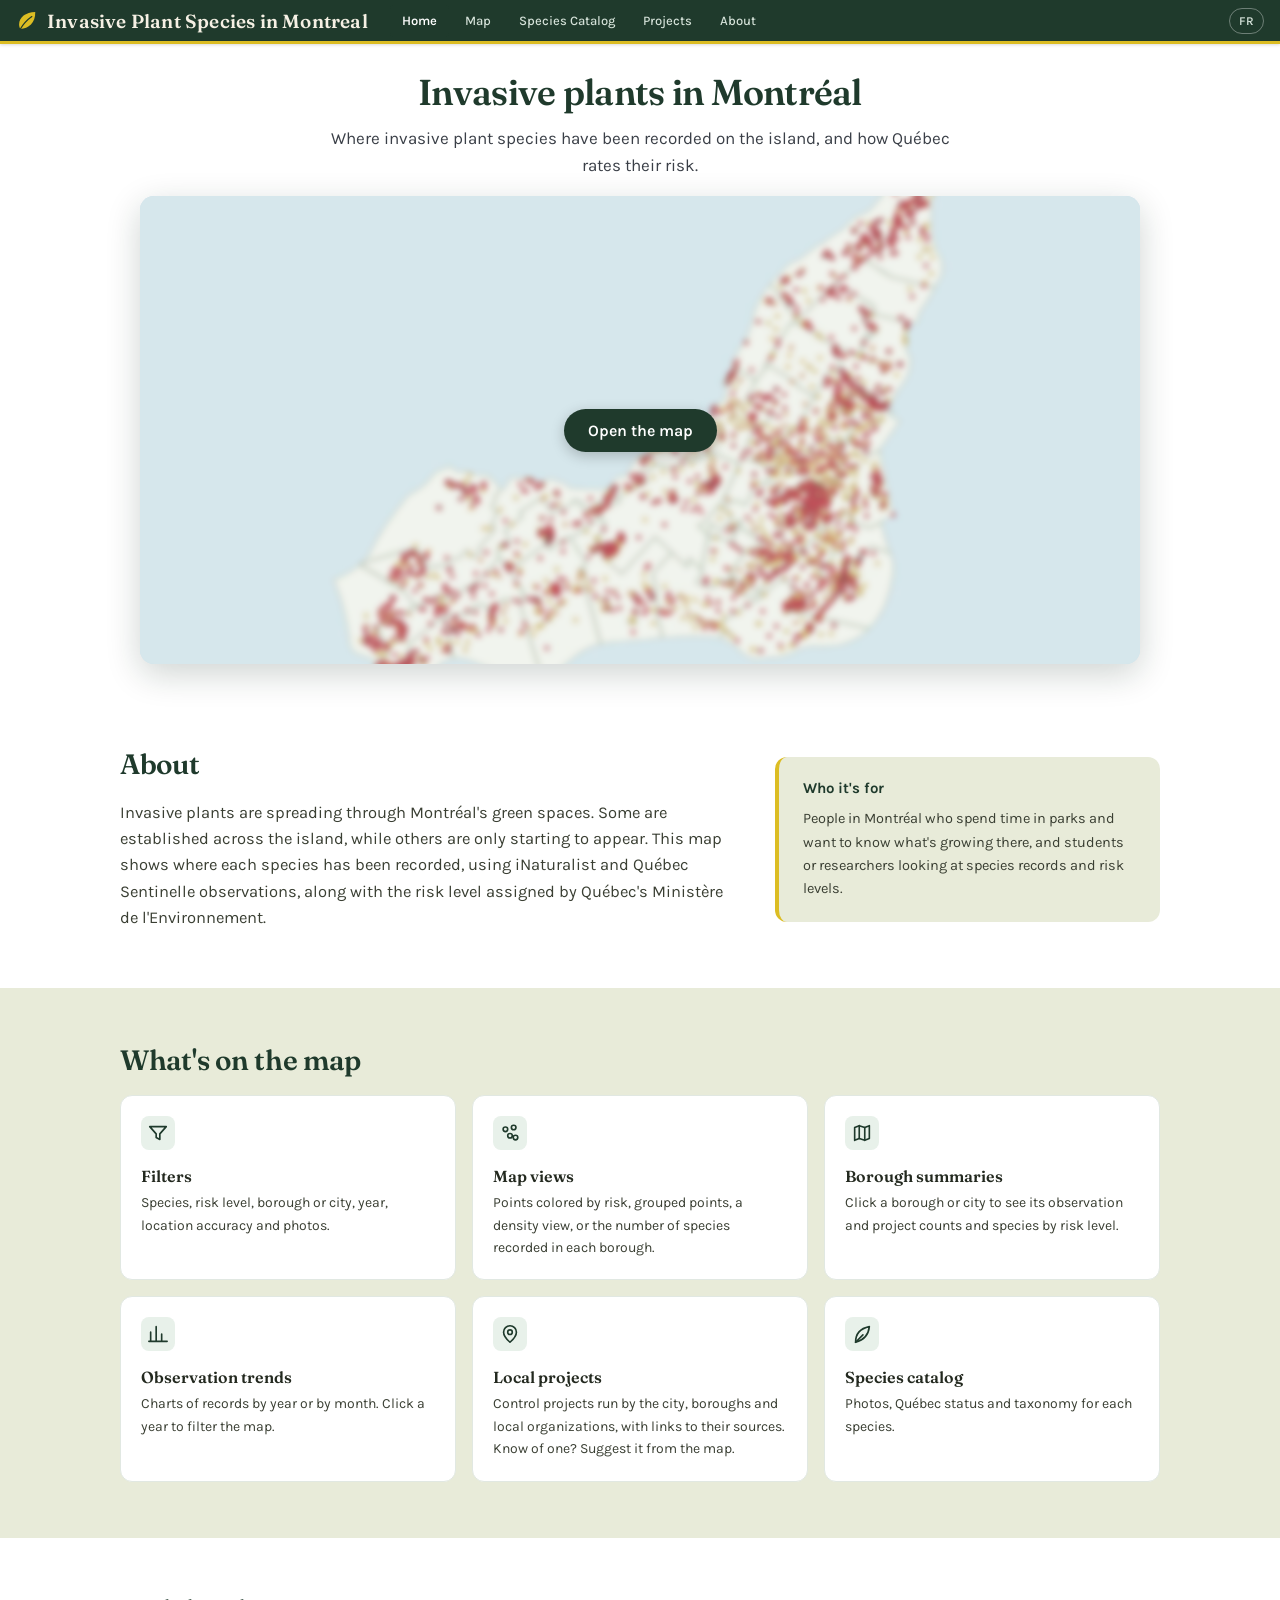
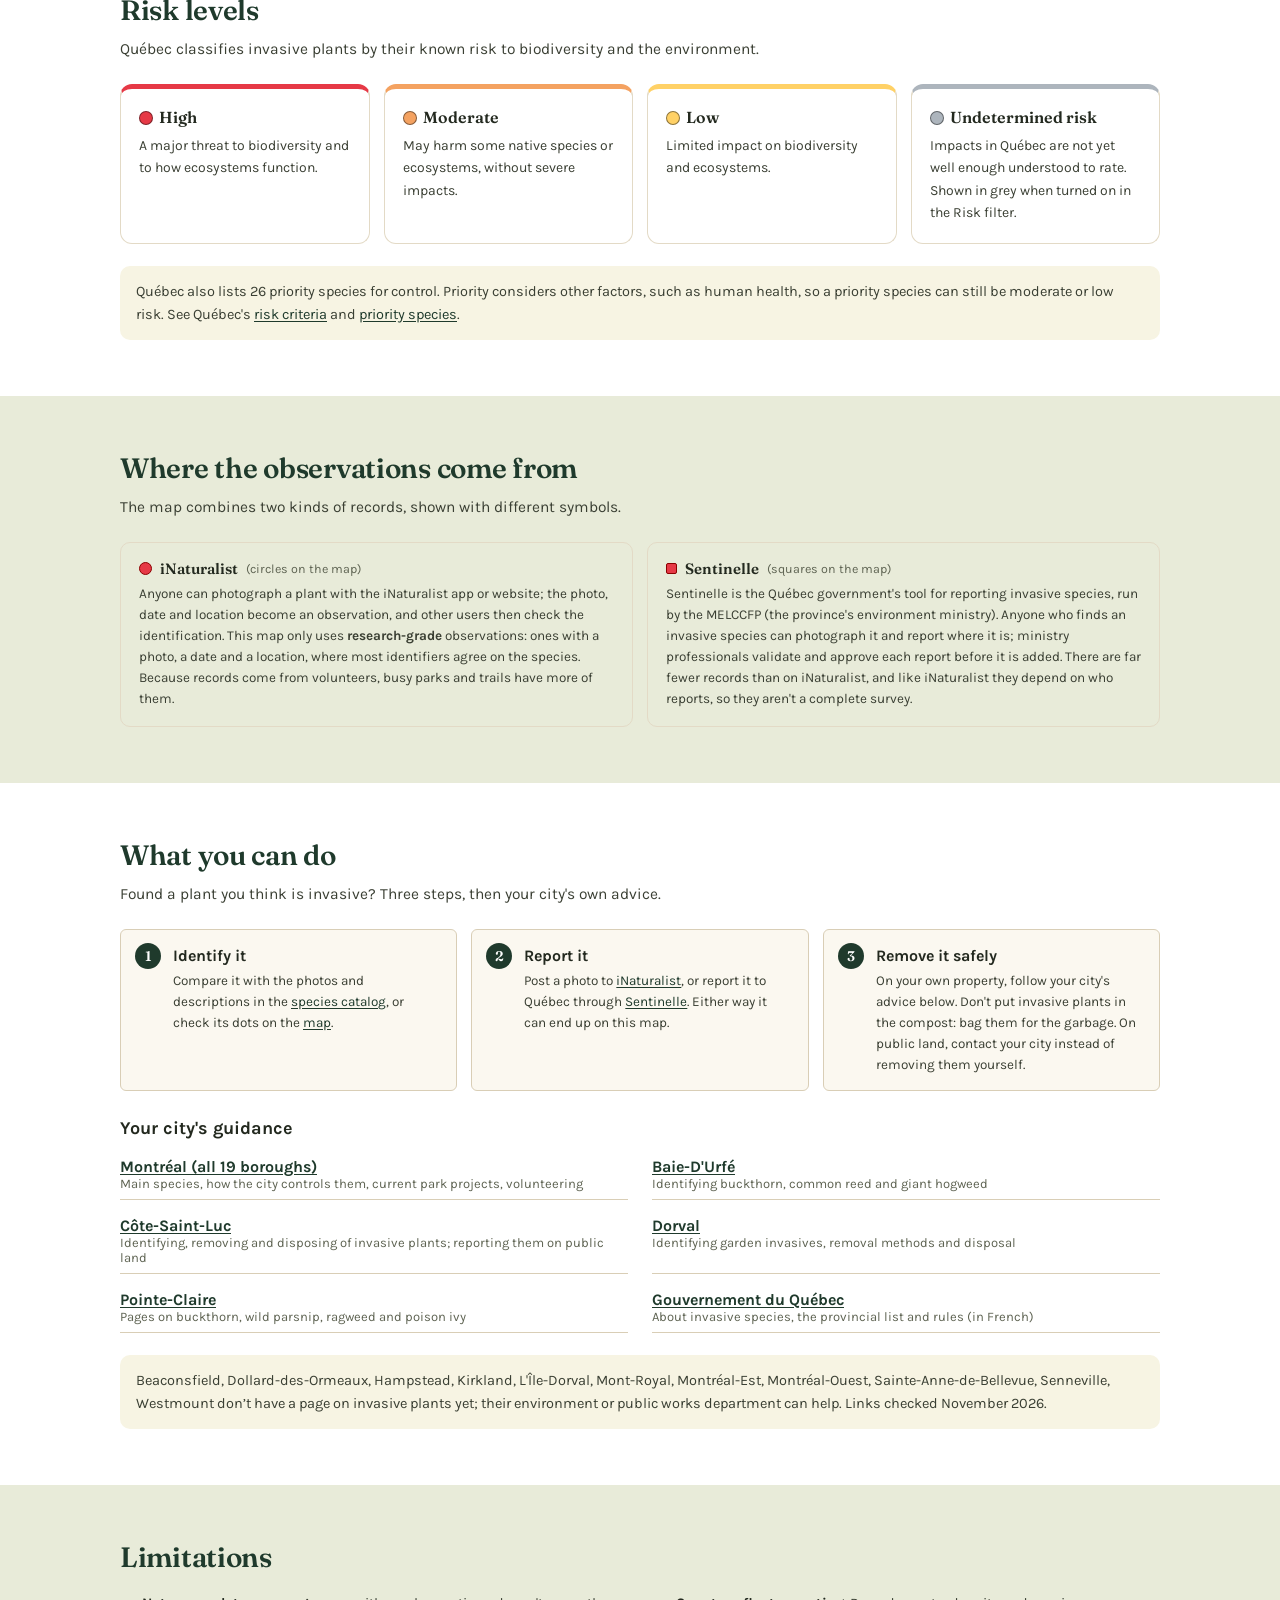
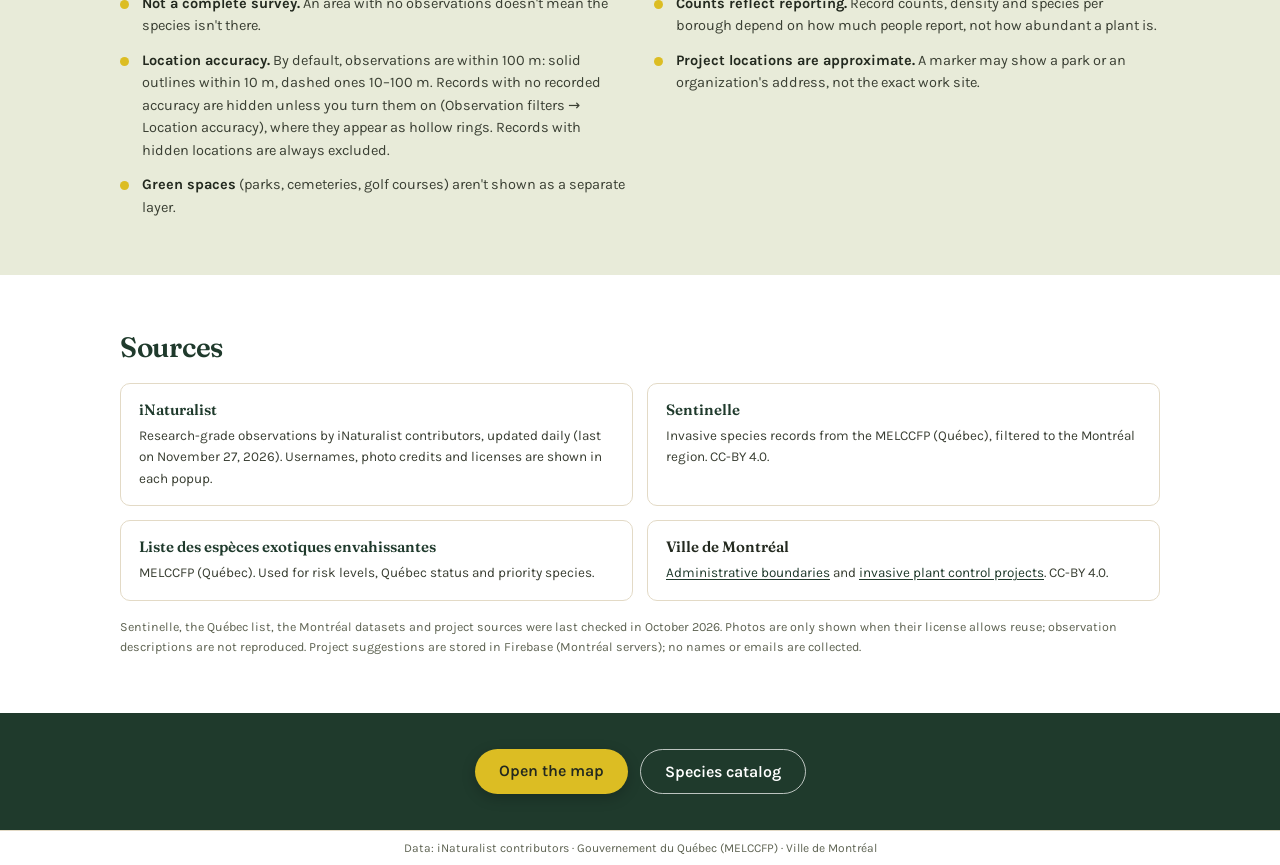
<file: index.html>
<!doctype html>
<html lang="en">
<head>
  <meta charset="utf-8" />
  <title>Invasive Plant Species in Montréal</title>
  <meta name="viewport" content="width=device-width, initial-scale=1" />
  <link rel="icon" type="image/svg+xml" href="site/favicon.svg" />
  <meta name="description" content="An interactive map of invasive plant observations in Montréal, with Québec risk levels, local control projects and a species catalog." />
  <script>
    // Old links went straight to the map (e.g. ./?species=...). Send them there.
    if (/[?&]species=/.test(location.search)) location.replace('map.html' + location.search + location.hash);
  </script>
  <link rel="preconnect" href="https://fonts.googleapis.com" />
  <link rel="preconnect" href="https://fonts.gstatic.com" crossorigin />
  <link rel="stylesheet" href="https://fonts.googleapis.com/css2?family=Fraunces:ital,opsz,wght@0,9..144,400;0,9..144,600;1,9..144,400;1,9..144,500&family=Karla:wght@400;500;700&display=swap" />
  <link rel="stylesheet" href="site/style.css?v=76" />
</head>
<body class="home-page">

  <!-- ============================================================
       1. TOP NAVIGATION
       ============================================================ -->
  <nav class="topnav">
    <a href="./" class="topnav-brand">Invasive Plant Species in Montreal</a>
    <a href="./" class="topnav-link active">Home</a>
    <a href="map.html" class="topnav-link">Map</a>
    <a href="site/species.html" class="topnav-link">Species Catalog</a>
    <a href="site/projects.html" class="topnav-link">Projects</a>
    <a href="#about" class="topnav-link">About</a>
    <button type="button" class="topnav-lang" lang="fr" aria-disabled="true" aria-label="Français">FR</button>
  </nav>

  <main class="home-main">

    <!-- ============================================================
         2. HERO — title, one line, map preview
         ============================================================ -->
    <header class="home-hero">
      <h1>Invasive plants in Montréal</h1>
      <p class="home-tagline">
        Where invasive plant species have been recorded on the island, and how Québec rates their risk.
      </p>
    </header>

    <a class="home-preview" href="map.html" aria-label="Open the map">
      <img src="site/img/map-preview.jpg" alt="" width="1600" height="900" />
      <span class="home-preview-cta">
        <span class="home-preview-btn">Open the map</span>
      </span>
    </a>
  </main>

  <!-- ============================================================
       3. ABOUT
       ============================================================ -->
  <section id="about" class="home-section">
    <div class="home-wrap home-intro">
      <div>
        <h2>About</h2>
        <p>
          Invasive plants are spreading through Montréal's green spaces. Some are established across
          the island, while others are only starting to appear. This map shows where each species has
          been recorded, using iNaturalist and Québec Sentinelle observations, along with the risk level
          assigned by Québec's Ministère de l'Environnement.
        </p>
      </div>
      <aside class="home-audience">
        <h3>Who it's for</h3>
        <p>
          People in Montréal who spend time in parks and want to know what's growing there,
          and students or researchers looking at species records and risk levels.
        </p>
      </aside>
    </div>
  </section>

  <!-- ============================================================
       4. FEATURES
       ============================================================ -->
  <section class="home-section home-section-alt">
    <div class="home-wrap">
      <h2>What's on the map</h2>
      <div class="home-features">
        <article class="home-feature">
          <svg viewBox="0 0 24 24" aria-hidden="true"><path d="M3 5h18l-7 8v6l-4-2v-4z"/></svg>
          <h3>Filters</h3>
          <p>Species, risk level, borough or city, year, location accuracy and photos.</p>
        </article>
        <article class="home-feature">
          <svg viewBox="0 0 24 24" aria-hidden="true"><circle cx="7" cy="8" r="2.5"/><circle cx="16" cy="6" r="2.5"/><circle cx="12" cy="15" r="2.5"/><circle cx="18" cy="17" r="2.5"/></svg>
          <h3>Map views</h3>
          <p>Points colored by risk, grouped points, a density view, or the number of species recorded in each borough.</p>
        </article>
        <article class="home-feature">
          <svg viewBox="0 0 24 24" aria-hidden="true"><path d="M4 6l5-2 6 2 5-2v14l-5 2-6-2-5 2z"/><path d="M9 4v14M15 6v14"/></svg>
          <h3>Borough summaries</h3>
          <p>Click a borough or city to see its observation and project counts and species by risk level.</p>
        </article>
        <article class="home-feature">
          <svg viewBox="0 0 24 24" aria-hidden="true"><path d="M4 20V10M10 20V4M16 20v-8M22 20H2"/></svg>
          <h3>Observation trends</h3>
          <p>Charts of records by year or by month. Click a year to filter the map.</p>
        </article>
        <a class="home-feature home-feature-link" href="site/projects.html">
          <svg viewBox="0 0 24 24" aria-hidden="true"><path d="M12 21s-7-6.2-7-11a7 7 0 0 1 14 0c0 4.8-7 11-7 11z"/><circle cx="12" cy="10" r="2.5"/></svg>
          <h3>Local projects</h3>
          <p>Control projects run by the city, boroughs and local organizations, with links to their sources. Know of one? Suggest it from the map.</p>
        </a>
        <a class="home-feature home-feature-link" href="site/species.html">
          <svg viewBox="0 0 24 24" aria-hidden="true"><path d="M5 21c0-9 5-15 15-17-1 10-7 15-15 17z"/><path d="M5 21l8-8"/></svg>
          <h3>Species catalog</h3>
          <p>Photos, Québec status and taxonomy for each species.</p>
        </a>
      </div>
    </div>
  </section>

  <!-- ============================================================
       5. RISK LEVELS
       ============================================================ -->
  <section class="home-section">
    <div class="home-wrap">
      <h2>Risk levels</h2>
      <p class="home-section-lede">Québec classifies invasive plants by their known risk to biodiversity and the environment.</p>
      <div class="home-risks">
        <div class="home-risk" style="--risk:var(--risk-high)"><span class="home-risk-dot"></span><h3>High</h3><p>A major threat to biodiversity and to how ecosystems function.</p></div>
        <div class="home-risk" style="--risk:var(--risk-moderate)"><span class="home-risk-dot"></span><h3>Moderate</h3><p>May harm some native species or ecosystems, without severe impacts.</p></div>
        <div class="home-risk" style="--risk:var(--risk-low)"><span class="home-risk-dot"></span><h3>Low</h3><p>Limited impact on biodiversity and ecosystems.</p></div>
        <div class="home-risk" style="--risk:var(--risk-unknown)"><span class="home-risk-dot"></span><h3>Undetermined risk</h3><p>Impacts in Québec are not yet well enough understood to rate. Shown in grey when turned on in the Risk filter.</p></div>
      </div>
      <p class="home-note">
        Québec also lists 26 priority species for control. Priority considers other factors, such as
        human health, so a priority species can still be moderate or low risk. See Québec's
        <a href="https://bibliotheque.cecile-rouleau.gouv.qc.ca/documents/archives/pgq/E5E862_E86_2026.pdf" target="_blank" rel="noopener noreferrer">risk criteria</a>
        and <a href="https://www.quebec.ca/agriculture-environnement-et-ressources-naturelles/faune/gestion-faune-habitats-fauniques/gestion-especes-exotiques-envahissantes/lutter-especes" target="_blank" rel="noopener noreferrer">priority species</a>.
      </p>
    </div>
  </section>

  <!-- ============================================================
       6. WHERE THE OBSERVATIONS COME FROM
       ============================================================ -->
  <section id="observations" class="home-section home-section-alt">
    <div class="home-wrap">
      <h2>Where the observations come from</h2>
      <p class="home-section-lede">The map combines two kinds of records, shown with different symbols.</p>
      <div class="home-sources home-obs-sources">
        <div class="home-source">
          <h3><span class="home-obs-symbol is-circle" aria-hidden="true"></span>iNaturalist <small>(circles on the map)</small></h3>
          <p>
            Anyone can photograph a plant with the iNaturalist app or website; the photo, date and
            location become an observation, and other users then check the identification. This map
            only uses <strong>research-grade</strong> observations: ones with a photo, a date and a
            location, where most identifiers agree on the species. Because records come from
            volunteers, busy parks and trails have more of them.
          </p>
        </div>
        <div class="home-source">
          <h3><span class="home-obs-symbol is-square" aria-hidden="true"></span>Sentinelle <small>(squares on the map)</small></h3>
          <p>
            Sentinelle is the Québec government's tool for reporting invasive species, run by the
            MELCCFP (the province's environment ministry). Anyone who finds an invasive species can
            photograph it and report where it is; ministry professionals validate and approve each
            report before it is added. There are far fewer records than on iNaturalist, and like
            iNaturalist they depend on who reports, so they aren't a complete survey.
          </p>
        </div>
      </div>
    </div>
  </section>

  <!-- ============================================================
       7. WHAT YOU CAN DO
       ============================================================ -->
  <section id="what-you-can-do" class="home-section">
    <div class="home-wrap">
      <h2>What you can do</h2>
      <p class="home-section-lede">Found a plant you think is invasive? Three steps, then your city's own advice.</p>
      <ol class="home-steps">
        <li>
          <h3>Identify it</h3>
          <p>Compare it with the photos and descriptions in the <a href="site/species.html">species catalog</a>, or check its dots on the <a href="map.html">map</a>.</p>
        </li>
        <li>
          <h3>Report it</h3>
          <p>Post a photo to <a href="https://www.inaturalist.org/" target="_blank" rel="noopener">iNaturalist</a>, or report it to Québec through
            <a href="https://www.environnement.gouv.qc.ca/biodiversite/especes-exotiques-envahissantes/sentinelle.htm" target="_blank" rel="noopener">Sentinelle</a>.
            Either way it can end up on this map.</p>
        </li>
        <li>
          <h3>Remove it safely</h3>
          <p>On your own property, follow your city's advice below. Don't put invasive plants in the compost: bag them for the garbage.
            On public land, contact your city instead of removing them yourself.</p>
        </li>
      </ol>
      <h3 class="home-subhead">Your city's guidance</h3>
      <ul class="home-guidance" id="city-guidance-list"></ul>
      <p class="home-note" id="city-guidance-none"></p>
    </div>
  </section>

  <!-- ============================================================
       8. LIMITATIONS
       ============================================================ -->
  <section class="home-section home-section-alt">
    <div class="home-wrap">
      <h2>Limitations</h2>
      <ul class="home-caveats">
        <li><strong>Not a complete survey.</strong> An area with no observations doesn't mean the species isn't there.</li>
        <li><strong>Counts reflect reporting.</strong> Record counts, density and species per borough depend on how much people report, not how abundant a plant is.</li>
        <li><strong>Location accuracy.</strong> By default, observations are within 100 m: solid outlines within 10 m, dashed ones 10–100 m. Records with no recorded accuracy are hidden unless you turn them on (Observation filters → Location accuracy), where they appear as hollow rings. Records with hidden locations are always excluded.</li>
        <li><strong>Project locations are approximate.</strong> A marker may show a park or an organization's address, not the exact work site.</li>
        <li><strong>Green spaces</strong> (parks, cemeteries, golf courses) aren't shown as a separate layer.</li>
      </ul>
    </div>
  </section>

  <!-- ============================================================
       9. SOURCES
       ============================================================ -->
  <section class="home-section">
    <div class="home-wrap">
      <h2>Sources</h2>
      <div class="home-sources">
        <div class="home-source">
          <h3><a href="https://www.inaturalist.org/" target="_blank" rel="noopener">iNaturalist</a></h3>
          <p>Research-grade observations by iNaturalist contributors, updated daily<span id="home-updated"></span>. Usernames, photo credits and licenses are shown in each popup.</p>
        </div>
        <div class="home-source">
          <h3><a href="https://www.donneesquebec.ca/recherche/dataset/especes-exotiques-envahissantes" target="_blank" rel="noopener">Sentinelle</a></h3>
          <p>Invasive species records from the MELCCFP (Québec), filtered to the Montréal region. CC-BY 4.0.</p>
        </div>
        <div class="home-source">
          <h3><a href="https://www.quebec.ca/agriculture-environnement-et-ressources-naturelles/faune/gestion-faune-habitats-fauniques/gestion-especes-exotiques-envahissantes-animales/liste-especes#note3" target="_blank" rel="noopener">Liste des espèces exotiques envahissantes</a></h3>
          <p>MELCCFP (Québec). Used for risk levels, Québec status and priority species.</p>
        </div>
        <div class="home-source">
          <h3>Ville de Montréal</h3>
          <p>
            <a href="https://www.app.geo.ca/en-ca/map-browser/record/9797a946-9da8-41ec-8815-f6b276dec7e9" target="_blank" rel="noopener">Administrative boundaries</a> and
            <a href="https://montreal.ca/en/articles/controlling-invasive-alien-plant-species-to-protect-native-plants-94413" target="_blank" rel="noopener">invasive plant control projects</a>. CC-BY 4.0.
          </p>
        </div>
      </div>
      <p class="home-fineprint">
        Sentinelle, the Québec list, the Montréal datasets and project sources were last checked in October 2026.
        Photos are only shown when their license allows reuse; observation descriptions are not reproduced.
        Project suggestions are stored in Firebase (Montréal servers); no names or emails are collected.
      </p>
    </div>
  </section>

  <section class="home-cta">
    <a href="map.html" class="home-preview-btn">Open the map</a>
    <a href="site/species.html" class="home-btn-secondary">Species catalog</a>
  </section>

  <footer>
    Data: iNaturalist contributors · Gouvernement du Québec (MELCCFP) · Ville de Montréal
  </footer>

  <script>
    // Date of the last automated iNaturalist refresh (same file as the map's status badge)
    fetch('data/refresh_metadata.json', { cache: 'no-store' })
      .then(function (r) { return r.ok ? r.json() : null; })
      .then(function (m) {
        if (!m || !m.last_updated || isNaN(Date.parse(m.last_updated))) return;
        document.getElementById('home-updated').textContent = ' (last on ' +
          new Date(m.last_updated).toLocaleDateString('en-CA', { year: 'numeric', month: 'long', day: 'numeric' }) + ')';
      })
      .catch(function () {});
  </script>
  <script src="site/city-guidance.js?v=1"></script>
  <script src="site/tooltips.js?v=1"></script>
</body>
</html>
</file>
<file: site/style.css>
/* ============================================================
   style.css — Invasive Species in Montreal
   Shared stylesheet for index.html (map) and species.html (catalog).

   Section index (use this to find things fast at the demo):
     1.  Root variables                 → brand colours
     2.  Global reset + body
     3.  Top navigation                 → the dark-green bar
     4.  Filter bar                     → the white bar under the nav
     5.  Filter popovers                → the dropdowns (Risk / Borough / etc.)
     6.  Main + map container
     7.  Footer
     8.  Map popup                      → iNat observation popup
     9.  Legend                         → bottom-right risk legend
     10. Lightbox                       → click a thumbnail → full image
     11. Map status badge               → top-right "N observations" block
     12. Story trigger button           → "About this map"
     13. Story overlay                  → the modal itself
     14. Borough stats panel            → side panel after clicking a borough
     15. Species catalog page           → header, cards, badges
     16. Taxonomy panel                 → "View scientific classification"
     17. Projects panel                 → "View projects & initiatives"
     18. Search + suggestions           → shared search dropdown
     19. Species catalog filter bar     → small-screen layout fixes
     20. Sentinelle marker              → square marker hover
     21. Leaflet focus fix
   ============================================================ */


/* ============================================================
   1. ROOT VARIABLES — brand colours
   ============================================================ */
:root {
  /* Brand */
  --brand-dark:        #1B4332;   /* top bar, headings, primary buttons */
  --brand:             #2D6A4F;   /* lighter green: highlights, outlines */
  --brand-accent:      #DCBD23;   /* gold accent */
  --brand-tint:        #EEF5F0;   /* pale green backgrounds, hovers */
  --brand-tint-strong: #E2EEE6;

  /* Projects (pins, cards, suggest form): kept apart from risk and brand */
  --project:      #1D4E89;
  --project-dark: #163D6C;

  /* Risk tiers: the ONE place these are set. app.js reads them from here.
     fill = dot/swatch, line = dot outline, soft = badge background, text = badge text */
  --risk-high:          #E63946;
  --risk-high-line:     #8B0000;
  --risk-high-soft:     #FDE2E4;
  --risk-high-text:     #8B0000;
  --risk-moderate:      #F4A261;
  --risk-moderate-line: #A15C00;
  --risk-moderate-soft: #FDEAD2;
  --risk-moderate-text: #7A4500;
  --risk-low:           #FFD166;
  --risk-low-line:      #7A6000;
  --risk-low-soft:      #FFF4C2;
  --risk-low-text:      #5C4700;
  --risk-unknown:       #ADB5BD;
  --risk-unknown-line:  #444;
  --risk-unknown-soft:  #E9ECEF;
  --risk-unknown-text:  #333;

  /* Neutrals */
  --ink:         #222;      /* main text */
  --text:        #333;      /* secondary text */
  --text-muted:  #555;
  --text-faint:  #767676;   /* lightest grey that still reads on white */
  --line-strong: #ccc;
  --line:        #E6E6E6;   /* borders, dividers, light fills */
  --bg-page:     #f6f6f6;
  --danger:      #B00020;   /* form errors, required marks */
}


/* ============================================================
   2. GLOBAL RESET + BODY
   ============================================================ */
* { box-sizing: border-box; }

html, body {
  margin: 0;
  height: 100%;
  font-family: system-ui, -apple-system, "Segoe UI", Roboto, Arial, sans-serif;
  background: var(--bg-page);
  color: var(--ink);
}

body {
  display: flex;
  flex-direction: column;
  min-height: 100vh;
}


/* ============================================================
   3. TOP NAVIGATION — the dark-green bar at the top
   ============================================================ */
.topnav {
  display: flex;
  align-items: center;
  gap: 4px;
  padding: 0 16px;
  background: #0f2a1d;
  color: #fff;
  height: 44px;
  min-height: 44px;
  max-height: 44px;
  box-sizing: border-box;
  font-size: 13px;
  box-shadow: 0 1px 3px rgba(0, 0, 0, 0.15);
  z-index: 700;
  flex-shrink: 0;
}

.topnav-brand {
  font-weight: 700;
  letter-spacing: 0.02em;
  color: var(--brand-accent);
  margin-right: 18px;
  font-size: 14px;
  line-height: 20px;
  display: inline-flex;
  align-items: center;
  white-space: nowrap;
}

.topnav-link {
  color: #d5e2d9;
  text-decoration: none;
  padding: 6px 12px;
  border-radius: 4px;
  transition: background 0.12s;
  line-height: 20px;
  height: 32px;
  display: inline-flex;
  align-items: center;
  box-sizing: border-box;
  white-space: nowrap;
}

.topnav-link:hover {
  background: rgba(255, 255, 255, 0.08);
  color: #fff;
}

.topnav-link.active {
  background: var(--brand-dark);
  color: #fff;
  font-weight: 600;
}

/* Language switch, top right. Placeholder until the French pages exist:
   point it at the French page (and make it an <a>) when that's ready. */
.topnav-lang {
  margin-left: auto;
  flex-shrink: 0;
  height: 26px;
  padding: 0 9px;
  border: 1px solid rgba(255, 255, 255, 0.35);
  border-radius: 13px;
  background: transparent;
  color: #d5e2d9;
  font: inherit;
  font-size: 12px;
  font-weight: 600;
  letter-spacing: 0.04em;
  cursor: default;
}
.topnav-lang:hover {
  border-color: rgba(255, 255, 255, 0.6);
  color: #fff;
}


/* ============================================================
   4. FILTER BAR — the white bar under the nav
   ============================================================ */
.filters {
  background: #ffffff;
  border-bottom: 1px solid var(--line);
  padding: 8px 16px;
  box-shadow: 0 1px 3px rgba(0, 0, 0, 0.05);
  /* Must sit above every map overlay (legend/zoom 1000, borough panel 1000-1200,
     trends 1100): the dropdowns live inside this bar and can't rise above it. */
  z-index: 1500;
  flex-shrink: 0;
  position: relative;   /* stacking context so popovers can float above Leaflet */
}

.filter-row {
  display: flex;
  flex-wrap: wrap;
  align-items: center;
  gap: 8px 16px;
  font-size: 13px;
  color: var(--ink);
}

/* Count badge — sits at the far right */
.filter-count {
  margin-left: auto;
  font-size: 12px;
  font-weight: 600;
  color: var(--brand-dark);
  white-space: nowrap;
  font-variant-numeric: tabular-nums;
}

.map-mode-control {
  display: inline-flex;
  align-items: center;
  gap: 6px;
  font-size: 12px;
  white-space: nowrap;
}

.map-mode-control select {
  max-width: 190px;
  padding: 4px 24px 4px 7px;
  border: 1px solid var(--line-strong);
  border-radius: 4px;
  background: #fff;
  color: var(--text);
  font: inherit;
}

/* Reset button */
.filter-reset {
  font: inherit;
  font-size: 12px;
  padding: 4px 10px;
  background: #fff;
  border: 1px solid var(--line-strong);
  border-radius: 4px;
  cursor: pointer;
  color: var(--text);
}

.filter-reset:hover {
  background: var(--line);
  border-color: var(--text-faint);
}

.species-sort {
  display: inline-flex;
  align-items: center;
  gap: 6px;
  white-space: nowrap;
  font-size: 12px;
  font-weight: 600;
}

.species-sort select {
  max-width: 230px;
  height: 32px;
  padding: 4px 8px;
  border: 1px solid var(--line-strong);
  border-radius: 6px;
  background: #fff;
  color: var(--ink);
  font: inherit;
  font-weight: 400;
}

.species-priority-filter {
  display: inline-flex;
  align-items: center;
  gap: 6px;
  white-space: nowrap;
  font-size: 12px;
  cursor: pointer;
}

.species-priority-filter input {
  margin: 0;
  accent-color: var(--project);
}

/* ============================================================
   5. FILTER POPOVERS (multi-select dropdowns)
   ============================================================ */
.fp { position: relative; }

.fp-btn {
  font: inherit;
  font-size: 13px;
  font-weight: 600;
  padding: 6px 10px;
  background: #fff;
  border: 1px solid var(--line-strong);
  border-radius: 6px;
  color: var(--ink);
  cursor: pointer;
  display: inline-flex;
  align-items: center;
  gap: 8px;
  transition: background 0.12s, border-color 0.12s;
  white-space: nowrap;
}

.fp-btn:hover { background: var(--bg-page); border-color: var(--text-faint); }
.fp-btn[aria-expanded="true"] {
  background: var(--brand-tint);
  border-color: var(--brand-dark);
  color: var(--brand-dark);
}

/* ---- 5a. Chevron arrow ---- */
.fp-btn::after {
  content: "▾";
  font-size: 10px;
  color: var(--text-muted);
  margin-left: 2px;
}

.fp-btn[aria-expanded="true"]::after { color: var(--brand-dark); }

/* ---- 5b. Summary text ("All" / "N selected") ---- */
.fp-summary {
  font-weight: 500;
  font-size: 12px;
  color: var(--text-muted);
  max-width: 180px;
  overflow: hidden;
  text-overflow: ellipsis;
  white-space: nowrap;
}

.fp-summary.is-set { color: var(--brand-dark); font-weight: 600; }

/* ---- 5c. The floating panel ---- */
.fp-panel {
  position: absolute;
  top: calc(100% + 6px);
  left: 0;
  z-index: 5000;         /* well above Leaflet controls (1000) and borough panel (1000) */
  width: 260px;
  max-height: 420px;
  overflow-y: auto;
  background: #fff;
  border: 1px solid var(--line-strong);
  border-radius: 8px;
  box-shadow: 0 6px 20px rgba(0, 0, 0, 0.15);
  padding: 10px 10px 12px;
}

.fp-panel-wide { width: 320px; }

/* ---- 5d. Search box inside a popover ---- */
.fp-search {
  width: 100%;
  font: inherit;
  font-size: 12.5px;
  padding: 5px 8px;
  border: 1px solid var(--line-strong);
  border-radius: 4px;
  margin-bottom: 8px;
  background: #fff;
  color: var(--ink);
}

.fp-search:focus {
  outline: none;
  border-color: var(--brand-dark);
  box-shadow: 0 0 0 2px rgba(27, 67, 50, 0.15);
}

/* ---- 5e. List of checkboxes ---- */
.fp-list {
  display: flex;
  flex-direction: column;
  gap: 2px;
  max-height: 240px;
  overflow-y: auto;
  margin: 4px 0;
}

.fp-check {
  display: flex;
  align-items: center;
  gap: 8px;
  padding: 5px 6px;
  font-size: 12.5px;
  color: var(--ink);
  border-radius: 4px;
  cursor: pointer;
  user-select: none;
}

.fp-check:hover { background: #f4f8f5; }

.fp-check input[type="checkbox"] {
  accent-color: var(--brand-dark);
  width: 14px;
  height: 14px;
  cursor: pointer;
  flex-shrink: 0;
}

.fp-check span {
  line-height: 1.3;
  overflow: hidden;
  text-overflow: ellipsis;
}

/* ---- 5f. "All" and "Boroughs of Montreal" special rows ---- */
.fp-check-all {
  font-weight: 700;
  color: var(--brand-dark);
  background: #f0f7f2;
  border: 1px solid #d7e6dc;
  border-radius: 4px;
}

.fp-check-all:hover { background: var(--brand-tint-strong); }

.fp-check-special {
  font-weight: 600;
  color: var(--project);
  background: #eef4fb;
  border: 1px solid #cfdcef;
  border-radius: 4px;
}

.fp-check-special:hover { background: #e2ecf8; }

/* ---- 5g. Dividers + labels + empty state ---- */
.fp-divider {
  height: 1px;
  background: var(--line);
  margin: 8px 0;
}

.fp-label {
  display: block;
  font-size: 11px;
  text-transform: uppercase;
  letter-spacing: 0.04em;
  color: var(--text-muted);
  font-weight: 600;
  margin: 6px 0 4px;
}

.fp-group-label {
  font-size: 10.5px;
  text-transform: uppercase;
  letter-spacing: 0.06em;
  font-weight: 700;
  color: var(--text-faint);
  margin: 8px 0 2px;
  padding-left: 6px;
}

.fp-note {
  margin: 3px 6px 6px;
  font-size: 11px;
  line-height: 1.35;
  color: var(--text-faint);
}

.fp-empty {
  font-size: 12px;
  color: var(--text-faint);
  font-style: italic;
  padding: 8px 6px;
  text-align: center;
}


/* ============================================================
   6. MAIN + MAP CONTAINER
   ============================================================ */
main {
  flex: 1 1 auto;
  display: flex;
  min-height: 0;
  position: relative;
}

#map {
  flex: 1 1 auto;
  min-height: 400px;
  width: 100%;
}


/* ============================================================
   7. FOOTER
   ============================================================ */
footer {
  padding: 8px 20px;
  background: #ffffff;
  color: var(--text-muted);
  font-size: 12px;
  line-height: 1.5;
  border-top: 1px solid var(--line);
  flex-shrink: 0;
}

footer a {
  color: var(--brand-dark);
  text-decoration: underline;
}


/* ============================================================
   8. MAP POPUP — iNaturalist observation popup
   ============================================================ */
.leaflet-popup-content {
  margin: 10px 12px;
  font-size: 12.5px;
  line-height: 1.4;
  color: var(--ink);
  min-width: 240px;
  max-width: 280px;
}

.leaflet-popup-content-wrapper { border-radius: 8px; }

.inat-observation-marker {
  display: block;
  width: 13px;
  height: 13px;
  box-sizing: border-box;
  border: 1.5px solid var(--marker-stroke);
  border-radius: 50%;
  background: var(--marker-fill);
  opacity: var(--marker-opacity);
}

.inat-observation-marker.is-approximate {
  width: 15px;
  height: 15px;
  border-style: dashed;
}

.observation-cluster {
  display: flex;
  align-items: center;
  justify-content: center;
  border: 2px solid rgba(255, 255, 255, 0.95);
  border-radius: 50%;
  background: rgba(27, 67, 50, 0.88);
  box-shadow: 0 1px 5px rgba(0, 0, 0, 0.35);
  color: #fff;
  font-size: 11px;
  font-weight: 700;
  font-variant-numeric: tabular-nums;
}

.observation-cluster-small { width: 36px; height: 36px; }
.observation-cluster-medium { width: 44px; height: 44px; }
.observation-cluster-large { width: 52px; height: 52px; }

.sentinel-observation-cluster {
  border-radius: 5px;
  background: rgba(45, 106, 79, 0.92);
}

.project-marker-icon {
  display: flex;
  align-items: center;
  justify-content: center;
  border: 0;
  background: transparent;
}

.project-marker-icon svg {
  display: block;
  overflow: visible;
  filter: drop-shadow(0 1px 2px rgba(0, 0, 0, 0.35));
  transform-origin: 50% 100%;      /* grow from the tip on hover */
  transition: transform 0.1s;
}
.project-marker-icon .pin-body {
  fill: var(--project);
  stroke: #fff;
  stroke-width: 1.6;
}
.project-marker-icon .pin-sprout {
  fill: #fff;
  stroke: #fff;
  stroke-width: 1.3;
  stroke-linecap: round;
  stroke-linejoin: round;
}
.project-marker-icon:hover svg { transform: scale(1.15); }

.project-cluster {
  display: flex;
  width: 32px;
  height: 32px;
  align-items: center;
  justify-content: center;
  box-sizing: border-box;
  border: 2px solid rgba(255, 255, 255, 0.96);
  border-radius: 50%;
  background: rgba(29, 78, 137, 0.94);
  box-shadow: 0 1px 5px rgba(0, 0, 0, 0.35);
  color: #fff;
  font-size: 12px;
  font-weight: 700;
  font-variant-numeric: tabular-nums;
}

.project-cluster-large {
  width: 40px;
  height: 40px;
}

/* ---- 8a. Head: thumbnail + text ---- */
.popup-head {
  display: flex;
  gap: 10px;
  align-items: flex-start;
  margin-bottom: 8px;
}

.popup-thumb {
  flex: 0 0 72px;
  width: 72px;
  height: 72px;
  border-radius: 4px;
  object-fit: cover;
  cursor: zoom-in;
  background: var(--line);
  transition: transform 0.15s ease, box-shadow 0.15s ease;
}

.popup-thumb:hover {
  transform: scale(1.03);
  box-shadow: 0 2px 6px rgba(0, 0, 0, 0.25);
}

.popup-thumb-empty {
  display: flex;
  align-items: center;
  justify-content: center;
  font-size: 10.5px;
  color: var(--text-faint);
  cursor: default;
}

.popup-photo-attribution {
  margin: -4px 0 7px;
  color: var(--text-muted);
  font-size: 10px;
  line-height: 1.35;
  overflow-wrap: anywhere;
}

.popup-photo-attribution a {
  color: var(--project);
}

.popup-headtext { flex: 1 1 auto; min-width: 0; }

.popup-title {
  font-size: 14px;
  font-weight: 600;
  line-height: 1.25;
  margin: 0 0 2px;
  display: -webkit-box;
  -webkit-line-clamp: 2;
  -webkit-box-orient: vertical;
  overflow: hidden;
}

.popup-latin {
  font-size: 12px;
  color: var(--text-muted);
  margin: 0 0 5px;
  display: -webkit-box;
  -webkit-line-clamp: 1;
  -webkit-box-orient: vertical;
  overflow: hidden;
}

.popup-latin-link {
  color: var(--brand-dark);
  text-decoration: none;
  text-underline-offset: 2px;
}
.popup-latin-link:hover { text-decoration: underline; color: var(--brand); }

.popup-badge {
  display: inline-block;
  padding: 1px 8px;
  border-radius: 10px;
  font-size: 11px;
  font-weight: 600;
  letter-spacing: 0.02em;
}

.project-popup .popup-title {
  display: block;
  margin-bottom: 4px;
  line-height: 1.35;
  overflow: visible;
  overflow-wrap: anywhere;
  -webkit-line-clamp: unset;
}
.project-meta {
  color: var(--text-muted);
  font-size: 11px;
}
.project-detail {
  margin: 6px 0 0;
  font-size: 11px;
  line-height: 1.35;
}
.project-description {
  margin: 6px 0;
  font-size: 12px;
  line-height: 1.4;
}
.project-species {
  margin: 6px 0;
  padding: 6px 8px;
  background: #f4f8fd;
  border-left: 3px solid var(--project);
  border-radius: 4px;
  font-size: 11px;
}
.project-species ul {
  margin: 3px 0 0 16px;
  padding: 0;
}
.project-species li { margin: 2px 0; }
.project-species li.project-species-other {
  list-style-type: circle;   /* hollow bullet: no catalog entry, not a link */
  color: var(--text-faint);
}
.project-species li.project-species-other em { color: var(--text-faint); }
.project-species em { color: var(--text-muted); }
.project-species-none {
  margin-top: 2px;
  color: var(--text-faint);
}
.project-species-link {
  color: var(--project);
  text-decoration: none;
}
.project-species-link:hover {
  text-decoration: underline;
  text-underline-offset: 2px;
}
.project-more {
  border-top: 1px solid var(--line);
  padding-top: 5px;
  font-size: 11px;
}
.project-more summary {
  color: var(--project);
  cursor: pointer;
  font-weight: 600;
}
.project-detail ul { margin: 3px 0 0 16px; padding: 0; }
.project-detail li { margin: 2px 0; }
.project-location-note,
.project-source-checked,
.project-source-missing {
  margin-top: 6px;
  font-size: 11px;
  color: var(--text-muted);
}

/* ---- 8b. Grid of key/value rows ---- */
.popup-grid {
  display: grid;
  grid-template-columns: 1fr 1fr;
  gap: 3px 12px;
  padding-top: 6px;
  margin-bottom: 6px;
  border-top: 1px solid var(--line);
  font-size: 12px;
}

.popup-grid > div {
  overflow: hidden;
  text-overflow: ellipsis;
  white-space: nowrap;
}

.popup-grid .popup-grid-wide {
  grid-column: 1 / -1;
  white-space: normal;
}

.popup-grid .lbl {
  display: block;
  font-size: 10px;
  text-transform: uppercase;
  letter-spacing: 0.04em;
  color: var(--text-faint);
  margin-bottom: 1px;
}

/* ---- 8c. Warning + photo note + CTA ---- */
.popup-approximate {
  margin: 6px 0;
  padding: 4px 8px;
  background: #f1f3f5;
  border-left: 3px dashed var(--text-faint);
  border-radius: 2px;
  font-size: 11.5px;
  color: var(--text-muted);
}

.popup-photo-note {
  font-size: 11px;
  color: var(--text-faint);
  margin: 6px 0;
  line-height: 1.35;
}

.popup-btn {
  display: block;
  margin-top: 4px;
  padding: 6px 10px;
  background: var(--brand-dark);
  color: #fff;
  text-align: center;
  text-decoration: none;
  border-radius: 4px;
  font-size: 12px;
  font-weight: 500;
  transition: background 0.15s;
}

.popup-btn:hover { background: var(--brand); }
/* Leaflet colours every link inside the map blue (.leaflet-container a);
   keep the popup buttons' text white */
.leaflet-container a.popup-btn,
.leaflet-container a.popup-btn:hover { color: #fff; }

.popup-license {
  margin-top: 6px;
  padding-top: 5px;
  border-top: 1px solid var(--line);
  color: var(--text-muted);
  font-size: 10.5px;
  line-height: 1.35;
}

.popup-license-label {
  margin-right: 4px;
  color: var(--text-faint);
  font-weight: 600;
}


/* ============================================================
   9. LEGEND — bottom-right risk legend
   ============================================================ */
.legend {
  background: rgba(243, 240, 240, 0.94);
  padding: 8px 10px;
  border-radius: 6px;
  box-shadow: 0 1px 4px rgba(0, 0, 0, 0.15);
  font-size: 11px;
  line-height: 1.35;
  color: var(--ink);
  max-width: 200px;   /* room for "learn more" beside "Projects & initiatives" */
}

.legend-title {
  font-size: 10px;
  font-weight: 600;
  text-transform: uppercase;
  letter-spacing: 0.04em;
  color: var(--text-muted);
  margin-bottom: 3px;
}

.legend-row {
  display: flex;
  align-items: center;
  gap: 6px;
  padding: 1px 0;
}

.legend-row small {
  color: var(--text-faint);
  font-size: 10px;
}

.legend-divider {
  height: 1px;
  background: var(--line);
  margin: 7px 0 5px;
}

/* ---- Legend "?" → risk info dialog ---- */
.legend-help {
  display: inline-flex;
  align-items: center;
  justify-content: center;
  width: 15px;
  height: 15px;
  margin-left: 3px;
  padding: 0;
  border: none;
  border-radius: 50%;
  background: var(--brand-dark);
  color: #fff;
  font: 700 10px/1 system-ui, sans-serif;
  vertical-align: middle;
  cursor: pointer;
  position: relative;
}
.legend-help::after {          /* bigger invisible tap target for phones */
  content: "";
  position: absolute;
  inset: -8px;
}
.legend-help:hover { background: var(--brand); }
.legend-help:focus-visible { outline: 2px solid var(--brand-accent); outline-offset: 2px; }

.risk-info-overlay {
  position: fixed;
  inset: 0;
  z-index: 10000;
  display: flex;
  align-items: center;
  justify-content: center;
  padding: 16px;
  background: rgba(0, 0, 0, 0.55);
}
.risk-info-overlay[hidden] { display: none; }
.risk-info {
  width: 100%;
  max-width: 440px;
  max-height: calc(100dvh - 32px);
  overflow-y: auto;
  background: #fff;
  color: var(--ink);
  border-radius: 10px;
  border-left: 4px solid var(--brand-dark);
  box-shadow: 0 8px 30px rgba(0, 0, 0, 0.3);
  padding: 16px 18px 14px;
  font-size: 13.5px;
  line-height: 1.5;
}
.risk-info-head {
  display: flex;
  align-items: flex-start;
  justify-content: space-between;
  gap: 10px;
}
.risk-info h2 {
  margin: 0 0 6px;
  font-size: 16px;
  color: var(--brand-dark);
}
.risk-info p { margin: 0 0 10px; }
.risk-info-close {
  flex-shrink: 0;
  min-width: 32px;
  min-height: 32px;
  margin: -6px -8px 0 0;
  background: transparent;
  border: none;
  border-radius: 4px;
  font-size: 22px;
  line-height: 1;
  color: var(--text-muted);
  cursor: pointer;
}
.risk-info-close:hover { background: var(--brand-tint); }
.risk-info-list {
  list-style: none;
  margin: 0 0 12px;
  padding: 0;
  display: grid;
  gap: 8px;
}
.risk-info-list li { display: flex; gap: 8px; align-items: flex-start; }
.risk-info-list .swatch {
  flex: 0 0 auto;
  width: 12px;
  height: 12px;
  margin-top: 4px;
  border-radius: 50%;
  border: 1.5px solid;
  box-sizing: border-box;
}
.risk-info-note { font-size: 12px; color: var(--text-muted); }
.info-list {
  margin: 0 0 12px;
  padding-left: 18px;
  display: grid;
  gap: 6px;
}
.legend-row .legend-help { margin-left: 4px; background: var(--project); }
.legend-row .legend-help:hover { background: var(--project-dark); }
.risk-info-note a { color: var(--brand-dark); }

/* ---- 9a. Risk strip: three items inline ---- */
.legend-risk-strip {
  display: flex;
  flex-wrap: wrap;
  gap: 2px 8px;
  margin-bottom: 2px;
}
.legend-risk-item {
  display: inline-flex;
  align-items: center;
  gap: 4px;
  white-space: nowrap;
}

/* ---- 9b. Swatches ---- */
.legend .swatch {
  display: inline-block;
  width: 10px;
  height: 10px;
  border-radius: 50%;
  border: 1.5px solid var(--text);
  box-sizing: border-box;
  flex: 0 0 auto;
}

.legend .swatch-sentinel {
  background: var(--line);
  border: 1.5px solid var(--text-muted);
  border-radius: 2px;
}

.legend .swatch-project {
  width: 12px;
  height: 16px;
  border: none;
  border-radius: 0;
  box-shadow: none;
  background: url("data:image/svg+xml,%3Csvg xmlns='http://www.w3.org/2000/svg' viewBox='0 0 24 32'%3E%3Cpath d='M12 1.2C6.1 1.2 1.6 5.6 1.6 11.4c0 7.5 10.4 19.4 10.4 19.4s10.4-11.9 10.4-19.4C22.4 5.6 17.9 1.2 12 1.2z' fill='%231D4E89' stroke='%23fff' stroke-width='1.6'/%3E%3Cpath d='M12 17.2v-5.6M12 11.6c0-2.6-1.9-4.3-4.6-4.3 0 2.6 1.9 4.3 4.6 4.3zM12 13c0-2.4 1.8-4 4.3-4 0 2.4-1.8 4-4.3 4z' fill='%23fff' stroke='%23fff' stroke-width='1.3' stroke-linejoin='round' stroke-linecap='round'/%3E%3C/svg%3E") center / contain no-repeat;
}

.legend .swatch-dashed {
  background: transparent;
  border: 1.5px dashed var(--text-muted);
  border-radius: 50%;
}

.legend .swatch-inat {
  background: var(--line);
  border: 1.5px solid var(--text-muted);
  border-radius: 50%;
}

.legend-note {
  font-size: 10px;
  color: var(--text-faint);
  margin-top: 4px;
  line-height: 1.3;
  max-width: 160px;
}

.density-gradient {
  background: linear-gradient(to right, #2c7bb6, #abd9e9, #ffffbf, #fdae61, #d7191c);
}

.legend-gradient {
  width: 100%;
  min-width: 150px;
  height: 10px;
  margin: 6px 0 3px;
  border-radius: 5px;
  border: 1px solid rgba(0, 0, 0, 0.15);
}

.legend-gradient-labels {
  display: flex;
  justify-content: space-between;
  color: var(--text-muted);
  font-size: 10px;
}

.legend-mode-note {
  max-width: 180px;
  margin-top: 4px;
  color: var(--text-muted);
  font-size: 10px;
  line-height: 1.3;
}


/* ============================================================
   10. LIGHTBOX — click a thumbnail → full-size image
   ============================================================ */
.lightbox-overlay {
  position: fixed;
  inset: 0;
  z-index: 10000;
  padding: 20px;
  background: rgba(0, 0, 0, 0.85);
  display: flex;
  align-items: center;
  justify-content: center;
  cursor: zoom-out;
  animation: lightbox-fade 0.15s ease-out;
}

@keyframes lightbox-fade {
  from { opacity: 0; }
  to   { opacity: 1; }
}

.lightbox-content {
  position: relative;
  max-width: 92vw;
  max-height: 92vh;
  cursor: default;
}

.lightbox-content img {
  display: block;
  max-width: 92vw;
  max-height: 92vh;
  border-radius: 6px;
  box-shadow: 0 4px 24px rgba(0, 0, 0, 0.6);
}

.lightbox-close {
  position: absolute;
  top: -12px;
  right: -12px;
  width: 36px;
  height: 36px;
  border-radius: 50%;
  border: none;
  background: #fff;
  color: var(--ink);
  font-size: 22px;
  line-height: 1;
  cursor: pointer;
  box-shadow: 0 2px 6px rgba(0, 0, 0, 0.4);
  display: flex;
  align-items: center;
  justify-content: center;
}

.lightbox-close:hover { background: var(--line); }

.lightbox-caption:empty { display: none; }
.lightbox-caption {
  margin-top: 8px;
  color: var(--line);
  font-size: 12.5px;
  text-align: center;
}
.lightbox-content img { max-height: calc(92vh - 32px); }
.lightbox-caption a { color: var(--brand-accent); }

.species-photo-zoom { cursor: zoom-in; }
.species-photo-zoom:focus-visible { outline: 3px solid var(--brand-accent); outline-offset: -3px; }


/* ============================================================
   11. MAP STATUS BADGE — top-right "N observations" block
   ============================================================ */
.map-status {
  position: fixed;
  top: 96px;
  right: 16px;
  z-index: 500;
  padding: 14px 18px;
  font-size: 15px;
  font-weight: 600;
  letter-spacing: 0.01em;
  color: #f4f7f4;
  background: var(--brand-dark);
  border: 1px solid #0f2a1d;
  border-radius: 8px;
  box-shadow: 0 4px 14px rgba(0, 0, 0, 0.22);
  font-variant-numeric: tabular-nums;
  white-space: nowrap;
  pointer-events: none;
  line-height: 1.35;
  max-width: calc(100vw - 32px);
  text-align: right;
}

.map-status::before {
  content: "";
  display: block;
  height: 3px;
  width: 40px;
  margin: 0 0 8px auto;
  background: var(--brand-accent);
  border-radius: 2px;
}

.map-status .status-line {
  display: block;
  font-size: 13px;
  font-weight: 500;
  opacity: 0.85;
  line-height: 1.35;
}

.map-status .status-line-updated {
  margin-top: 5px;
  padding-top: 5px;
  border-top: 1px solid rgba(255, 255, 255, 0.22);
  font-size: 11px;
  white-space: normal;
  max-width: 260px;
}

.map-status .status-line-main {
  font-size: 15px;
  font-weight: 700;
  opacity: 1;
}

.map-status .status-sub {
  font-size: 12px;
  font-weight: 500;
  opacity: 0.7;
  margin-left: 2px;
}

.map-status.is-error {
  background: #7a1f1f;
  border-color: #4b1212;
}

.map-status.is-error::before {
  background: #ff9f1c;
}

.map-data-error {
  position: absolute;
  inset: 16px 16px auto 16px;
  z-index: 450;
  padding: 12px 14px;
  background: rgba(72, 14, 14, 0.9);
  color: #fff;
  border: 1px solid rgba(255, 255, 255, 0.2);
  border-radius: 8px;
  font-size: 14px;
  font-weight: 600;
  line-height: 1.4;
  pointer-events: none;
}

.trend-open {
  position: fixed;
  right: 12px;
  /* --trend-bottom is set by app.js to sit just above the map legend */
  bottom: var(--trend-bottom, 290px);
  z-index: 1100;
  padding: 9px 13px;
  border: 0;
  border-radius: 6px;
  background: var(--brand-dark);
  color: #fff;
  font: inherit;
  font-size: 12px;
  font-weight: 600;
  cursor: pointer;
  box-shadow: 0 2px 8px rgba(0, 0, 0, 0.22);
}

.trend-open:hover { background: var(--brand); }

.trend-open:focus-visible,
.trend-close:focus-visible,
.trend-row:focus-visible {
  outline: 3px solid var(--brand-accent);
  outline-offset: 2px;
}

.trend-panel {
  position: fixed;
  right: 12px;
  bottom: calc(var(--trend-bottom, 290px) + 44px);
  z-index: 1100;
  width: min(390px, calc(100vw - 24px));
  max-height: min(620px, calc(100vh - var(--trend-bottom, 290px) - 90px));
  overflow: auto;
  padding: 14px;
  border: 1px solid #d5ddd8;
  border-radius: 9px;
  background: #fff;
  color: var(--ink);
  box-shadow: 0 5px 18px rgba(0, 0, 0, 0.25);
}

.trend-panel[hidden] { display: none; }

.trend-head {
  display: flex;
  align-items: flex-start;
  justify-content: space-between;
  gap: 12px;
}

.trend-head h2 {
  margin: 0;
  color: var(--brand-dark);
  font-size: 15px;
  line-height: 1.3;
}

.trend-head p {
  margin: 3px 0 0;
  color: var(--text-muted);
  font-size: 11px;
}

.trend-close {
  flex: 0 0 auto;
  padding: 0 4px;
  border: 0;
  background: transparent;
  color: var(--text-muted);
  font-size: 22px;
  line-height: 1;
  cursor: pointer;
}

.trend-legend {
  display: flex;
  flex-wrap: wrap;
  gap: 12px;
  margin-top: 12px;
  font-size: 11px;
  color: var(--text);
}

.trend-legend span {
  display: inline-flex;
  align-items: center;
  gap: 5px;
}

.trend-swatch {
  width: 10px;
  height: 10px;
  display: inline-block;
  border-radius: 2px;
}

.trend-swatch-inat { background: var(--brand-dark); }
.trend-swatch-sentinel { background: var(--brand-accent); }

.trend-context {
  margin: 8px 0 5px;
  color: var(--text-muted);
  font-size: 10.5px;
  line-height: 1.35;
}

.trend-chart {
  display: grid;
  gap: 2px;
}

.trend-row {
  display: grid;
  grid-template-columns: 76px minmax(0, 1fr) 46px;
  align-items: center;
  gap: 7px;
  width: 100%;
  min-height: 22px;
  padding: 2px 4px;
  border: 0;
  border-radius: 4px;
  background: transparent;
  color: var(--text);
  text-align: left;
  font: inherit;
  font-size: 10.5px;
  cursor: pointer;
}

.trend-row:hover { background: #f0f4f1; }
.trend-row.is-selected { background: #e7f0ea; font-weight: 700; }
.trend-row.is-partial { background: #f7f3df; }

.trend-year { white-space: nowrap; }

.trend-track {
  display: flex;
  height: 11px;
  overflow: hidden;
  border-radius: 2px;
  background: #edf0ee;
}

.trend-bar-inat { background: var(--brand-dark); }
.trend-bar-sentinel { background: var(--brand-accent); }

.trend-total {
  color: var(--text-muted);
  text-align: right;
  font-variant-numeric: tabular-nums;
}

.trend-empty {
  margin: 12px 0;
  color: var(--text-muted);
  font-size: 12px;
}

.trend-caveat {
  margin: 10px 0 0;
  padding-top: 8px;
  border-top: 1px solid #e6e9e7;
  color: var(--text-muted);
  font-size: 10.5px;
  line-height: 1.4;
}

/* ---- 11a. Filtered state (amber) ---- */
.map-status.is-filtered {
  background: #4a3a12;
  border-color: var(--risk-low-line);
}

.map-status.is-filtered::before {
  background: var(--risk-low);
}

@media (max-width: 600px) {
  .map-status {
    top: 88px;
    right: 8px;
    font-size: 13px;
    padding: 10px 12px;
  }
  .map-status::before { width: 28px; height: 2px; margin-bottom: 6px; }

  .trend-open {
    right: 8px;
    bottom: 240px;
    padding: 8px 10px;
    font-size: 11px;
  }

  .trend-panel {
    left: 8px;
    right: 8px;
    bottom: 284px;
    width: auto;
    max-height: calc(100vh - 340px);
    padding: 12px;
  }
}


/* ============================================================
   12. STORY TRIGGER BUTTON — "About this map"
   ============================================================ */
.story-open {
  position: fixed;
  left: 16px;
  bottom: 56px;
  z-index: 500;
  padding: 9px 16px;
  font: inherit;
  font-size: 13px;
  font-weight: 600;
  color: #fff;
  background: var(--brand-dark);
  border: none;
  border-radius: 6px;
  cursor: pointer;
  box-shadow: 0 2px 8px rgba(0, 0, 0, 0.2);
  transition: background 0.12s, transform 0.12s;
}

.story-open:hover {
  background: var(--brand);
  transform: translateY(-1px);
}

.story-open:active { transform: translateY(0); }

.story-open:focus-visible {
  outline: 3px solid var(--brand-accent);
  outline-offset: 2px;
}

@media (max-width: 600px) {
  .story-open {
    left: 8px;
    bottom: 52px;
    font-size: 12px;
    padding: 7px 12px;
  }
}


/* ============================================================
   13. STORY OVERLAY — the modal itself
   ============================================================ */
.story-overlay {
  position: fixed;
  inset: 0;
  z-index: 10000;
  background: rgba(0, 0, 0, 0.75);
  display: flex;
  align-items: flex-start;
  justify-content: center;
  padding: 40px 20px;
  overflow-y: auto;
  animation: story-fade 0.15s ease-out;
}

.story-overlay[hidden] { display: none; }

@keyframes story-fade {
  from { opacity: 0; }
  to   { opacity: 1; }
}

.story-content {
  position: relative;
  max-width: 700px;
  width: 100%;
  background: #ffffff;
  border-radius: 10px;
  padding: 40px 44px 36px;
  box-shadow: 0 8px 40px rgba(0, 0, 0, 0.35);
  font-family: Georgia, "Times New Roman", serif;
  font-size: 15px;
  line-height: 1.65;
  color: var(--ink);
  cursor: auto;
}

.story-close {
  position: absolute;
  top: 12px;
  right: 12px;
  width: 34px;
  height: 34px;
  border-radius: 50%;
  border: none;
  background: var(--line);
  color: var(--text);
  font-size: 22px;
  line-height: 1;
  cursor: pointer;
  display: flex;
  align-items: center;
  justify-content: center;
  transition: background 0.12s;
}

.story-close:hover { background: var(--line); }

.story-close:focus-visible {
  outline: 3px solid var(--brand-dark);
  outline-offset: 2px;
}

/* ---- 13a. Headings + paragraphs + lists inside the modal ---- */
.story-content h1 {
  font-family: system-ui, -apple-system, "Segoe UI", Roboto, Arial, sans-serif;
  font-size: 24px;
  font-weight: 600;
  line-height: 1.25;
  color: var(--brand-dark);
  margin: 0 0 16px;
  padding-right: 40px;
  letter-spacing: -0.01em;
}

.story-content .lede {
  font-size: 16px;
  line-height: 1.6;
  color: #2a2f3a;
  margin: 0 0 16px;
}

.story-content .story-caveat {
  padding: 10px 12px;
  border-left: 3px solid var(--brand-accent);
  background: #f7f4e3;
}

.story-content p {
  font-size: 14.5px;
  line-height: 1.65;
  color: var(--ink);
  margin: 0 0 12px;
}

.story-content p > strong:first-child {
  color: var(--brand-dark);
  font-family: system-ui, -apple-system, "Segoe UI", Roboto, Arial, sans-serif;
  font-size: 12px;
  font-weight: 700;
  letter-spacing: 0.04em;
  text-transform: uppercase;
  margin-right: 4px;
}

.story-content .story-section {
  margin-top: 20px;
  padding-top: 16px;
  border-top: 1px solid var(--line);
}

.story-content h2 {
  font-family: system-ui, -apple-system, "Segoe UI", Roboto, Arial, sans-serif;
  font-size: 12px;
  font-weight: 700;
  text-transform: uppercase;
  letter-spacing: 0.06em;
  color: var(--brand-dark);
  margin: 0 0 8px;
}

.story-content ul {
  margin: 0;
  padding-left: 20px;
  font-family: system-ui, -apple-system, "Segoe UI", Roboto, Arial, sans-serif;
  font-size: 12.5px;
  line-height: 1.55;
  color: var(--text);
}

.story-content ul li { margin-bottom: 6px; }

.story-content a {
  color: var(--brand-dark);
  text-decoration: underline;
  text-underline-offset: 2px;
}

.story-content a:hover { text-decoration: none; }

@media (max-width: 640px) {
  .story-overlay { padding: 12px; align-items: flex-start; }
  .story-content { padding: 28px 20px 24px; }
  .story-content h1 { font-size: 20px; }
  .story-content .lede { font-size: 15px; }
  .story-content p { font-size: 14px; }
}


/* ============================================================
   14. BOROUGH STATS PANEL — side panel after clicking a borough
   ============================================================ */
.borough-panel {
  position: fixed;
  bottom: 100px;
  left: 16px;
  z-index: 1000;
  width: 300px;
  max-height: calc(100vh - 260px);
  overflow: auto;
  background: #fff;
  color: var(--ink);
  border-radius: 8px;
  box-shadow: 0 4px 16px rgba(0, 0, 0, 0.18);
  border-left: 4px solid var(--brand-dark);
  font-size: 13px;
  line-height: 1.4;
  font-family: inherit;
}

.bp-head {
  display: flex;
  align-items: center;
  justify-content: space-between;
  padding: 10px 12px;
  background: var(--brand-dark);
  color: #fff;
  border-radius: 0 8px 0 0;
  position: sticky;
  top: 0;
  z-index: 1;
}

.bp-title {
  font-weight: 600;
  font-size: 14px;
  white-space: nowrap;
  overflow: hidden;
  text-overflow: ellipsis;
  min-width: 0;
}

.bp-title.has-overflow {
  cursor: default;
  text-decoration: underline dotted rgba(255, 255, 255, 0.45);
  text-underline-offset: 3px;
}

.bp-close {
  background: transparent;
  border: none;
  color: #fff;
  font-size: 20px;
  line-height: 1;
  cursor: pointer;
  padding: 0 4px;
  border-radius: 4px;
  flex-shrink: 0;
}

.bp-close:hover { background: rgba(255, 255, 255, 0.15); }

.bp-head { cursor: pointer; gap: 8px; }
.bp-actions { display: flex; align-items: center; gap: 2px; flex-shrink: 0; }
.bp-toggle {
  background: transparent;
  border: none;
  color: #fff;
  font-size: 14px;
  line-height: 1;
  cursor: pointer;
  padding: 2px 6px;
  border-radius: 4px;
}
.bp-toggle:hover { background: rgba(255, 255, 255, 0.15); }
.borough-panel.is-collapsed .bp-body { display: none; }
.borough-panel.is-collapsed .bp-head { border-radius: 0 8px 8px 0; }

.bp-body { padding: 10px 12px 14px; }

.bp-total { font-size: 12px; color: var(--text-muted); margin-bottom: 8px; }

/* ---- 14a. Tier rows (expandable) ---- */
.bp-tier {
  display: flex;
  align-items: center;
  gap: 8px;
  width: 100%;
  padding: 7px 10px;
  margin: 4px 0;
  background: var(--bg-page);
  border: 1px solid var(--line);
  border-radius: 6px;
  cursor: pointer;
  font: inherit;
  font-size: 13px;
  text-align: left;
  color: var(--ink);
  transition: background 0.12s;
}

.bp-tier:hover { background: var(--brand-tint-strong); }
.bp-tier.open  { background: #b7d3c5; border-color: #c5d3ef; }

.bp-project-toggle { margin-top: 10px; }
.bp-project-toggle .bp-project-count-value { color: var(--project); }
.bp-project-toggle:disabled { cursor: default; opacity: 0.7; }

.bp-tier .swatch {
  display: inline-block;
  width: 12px;
  height: 12px;
  border-radius: 50%;
  flex-shrink: 0;
  border: 1.5px solid #000;
}

.bp-tier .bp-count {
  margin-left: auto;
  font-variant-numeric: tabular-nums;
  font-weight: 600;
}

.bp-tier .bp-caret { margin-left: 6px; font-size: 11px; color: var(--text-faint); }

.bp-project-organizations {
  margin: 4px 0 8px 12px;
  padding: 6px 8px;
  background: #fafbfd;
  border-left: 2px solid #d6dff0;
  border-radius: 0 4px 4px 0;
  font-size: 12px;
}

.bp-project-organizations-note {
  margin-bottom: 4px;
  color: var(--text-muted);
  font-size: 11px;
}

.bp-project-organization-row {
  display: flex;
  justify-content: space-between;
  gap: 8px;
  padding: 3px 0;
  border-bottom: 1px dashed #e9edf4;
}

.bp-project-organization-row:last-child { border-bottom: 0; }
.bp-project-organization-row > span { overflow-wrap: anywhere; }
.bp-project-organization-row strong {
  flex: 0 0 auto;
  color: var(--project);
  font-variant-numeric: tabular-nums;
}

/* ---- 14b. Per-species list inside an expanded tier ---- */
.bp-species {
  margin: 4px 0 8px 12px;
  padding: 6px 8px;
  background: #fafbfd;
  border-left: 2px solid #d6dff0;
  border-radius: 0 4px 4px 0;
  font-size: 12px;
}

.bp-species-row {
  display: flex;
  justify-content: space-between;
  gap: 8px;
  padding: 2px 0;
  border-bottom: 1px dashed #e9edf4;
}

.bp-species-row:last-child { border-bottom: none; }

.bp-species-row .sci {
  color: var(--text-muted);
  font-style: italic;
  font-size: 11px;
  display: block;
}

.bp-species-row .sp-name { flex: 1 1 auto; min-width: 0; }

.bp-species-row .sp-count {
  flex-shrink: 0;
  font-variant-numeric: tabular-nums;
  color: var(--brand-dark);
  font-weight: 600;
}

@media (max-width: 600px) {
  .borough-panel {
    left: 8px;
    bottom: 96px;
    width: calc(100vw - 16px);
    max-height: 50vh;
  }
}


/* ============================================================
   15. SPECIES CATALOG PAGE — header, cards, badges
   ============================================================ */
.species-header {
  padding: 12px 20px;
  background: var(--brand-dark);
  color: #fff;
  min-height: 88px;
  display: flex;
  flex-direction: column;
  justify-content: center;
  box-sizing: border-box;
}

.species-header h1 { margin: 0 0 4px; font-size: 18px; font-weight: 600; }

.species-source {
  margin: 0;
  font-size: 12.5px;
  line-height: 1.45;
  color: #d3e4d9;
  max-width: 780px;
}

.species-source a { color: var(--brand-accent); text-decoration: underline; }
.species-source a:hover { text-decoration: none; }

.species-main {
  flex: 1 1 auto;
  padding: 12px 20px 28px;
  overflow-y: auto;
  min-height: 0;
}

.species-layout { display: block; max-width: 1280px; position: relative; }
.species-list { max-width: 900px; }

.species-card.active {
  border-color: var(--brand-dark);
  box-shadow: 0 0 0 2px rgba(27, 67, 50, 0.15);
}

/* ---- 15a. Tier headings between groups of cards ---- */
.species-tier-heading {
  margin: 24px 0 10px;
  font-size: 14px;
  text-transform: uppercase;
  letter-spacing: 0.06em;
  padding-bottom: 6px;
  border-bottom: 2px solid var(--line);
}

.species-tier-heading:first-child { margin-top: 0; }

.species-tier-heading.tier-high     { color: var(--risk-high-line); border-bottom-color: var(--risk-high); }
.species-tier-heading.tier-moderate { color: var(--risk-moderate-line); border-bottom-color: var(--risk-moderate); }
.species-tier-heading.tier-low      { color: var(--risk-low-line); border-bottom-color: var(--risk-low); }
.species-tier-heading.tier-watch    { color: var(--text-muted);    border-bottom-color: var(--risk-unknown); }

/* ---- 15b. The card itself ---- */
.species-card {
  display: flex;
  align-items: stretch;
  gap: 14px;
  background: #fff;
  border-radius: 8px;
  border: 1px solid var(--line);
  padding: 12px;
  margin-bottom: 10px;
  transition: box-shadow 0.15s, transform 0.15s;
  position: relative;
}

.species-card:hover { box-shadow: 0 4px 14px rgba(0, 0, 0, 0.08); }

/* ---- 15c. Photo block ---- */
/* Every photo is the same square, regardless of how long the card's text is */
.species-photo {
  position: relative;
  flex: 0 0 160px;
  width: 160px;
  height: 160px;
  align-self: flex-start;
  border-radius: 6px;
  overflow: hidden;
  background: var(--brand-tint);
  display: flex;
  align-items: center;
  justify-content: center;
}

.species-photo img { width: 100%; height: 100%; object-fit: cover; display: block; }

@media (max-width: 600px) {
  .species-photo { flex-basis: 112px; width: 112px; height: 112px; }
}

.species-photo-placeholder { flex-direction: column; gap: 4px; color: #fff; text-align: center; }
.species-photo-placeholder.tier-high     { background: var(--risk-high); }
.species-photo-placeholder.tier-moderate { background: var(--risk-moderate); }
.species-photo-placeholder.tier-low      { background: var(--risk-low); color: var(--risk-low-text); }
.species-photo-placeholder.tier-watch    { background: var(--risk-unknown); }

.species-photo-placeholder .spp-initials { font-size: 28px; font-weight: 700; line-height: 1; }
.species-photo-placeholder .spp-hint {
  font-size: 10px; text-transform: uppercase; letter-spacing: 0.06em;
  opacity: 0.85; font-weight: 600;
}

/* ---- 15d. Photo credit ---- */
.species-credit {
  position: absolute;
  left: 0; right: 0; bottom: 0;
  padding: 3px 6px;
  font-size: 9.5px;
  line-height: 1.3;
  font-weight: 500;
  text-align: right;
  color: #fff;
  background: linear-gradient(to top, rgba(0, 0, 0, 0.65), rgba(0, 0, 0, 0));
  text-decoration: none;
  white-space: nowrap;
  overflow: hidden;
  text-overflow: ellipsis;
}

a.species-credit:hover { text-decoration: underline; }

/* ---- 15e. Observation-count pills (iNat + Sentinelle) ---- */
.species-counts {
  position: absolute;
  right: 10px;
  bottom: 8px;
  display: flex;
  gap: 6px;
  align-items: center;
  font-size: 11px;
  font-weight: 600;
  color: var(--text-muted);
  font-variant-numeric: tabular-nums;
  pointer-events: auto;
  opacity: 0.85;
}

.species-count-pill {
  display: inline-flex;
  align-items: center;
  gap: 4px;
  padding: 1px 6px;
  background: rgba(255, 255, 255, 0.85);
  border: 1px solid var(--line);
  border-radius: 9px;
  line-height: 1.4;
  cursor: default;
}

.sc-dot {
  display: inline-block;
  width: 7px;
  height: 7px;
  box-sizing: border-box;
  flex-shrink: 0;
}

/* Same source colours as the Observation trends chart: green = iNaturalist, yellow = Sentinelle */
.sc-dot-inat {
  background: var(--brand-dark);
  border: none;
  border-radius: 50%;
}

.sc-dot-sentinel {
  background: var(--brand-accent);
  border: none;
  border-radius: 1.5px;
}

/* ---- 15f. Body text + tier badge + pills ---- */
.species-body { flex: 1 1 auto; min-width: 0; display: flex; flex-direction: column; }

.species-card-head {
  display: flex;
  align-items: center;
  justify-content: space-between;
  gap: 10px;
  margin-bottom: 2px;
}

.species-name { margin: 0; font-size: 15px; font-weight: 600; color: var(--brand-dark); }
.species-sci  { margin: 0 0 8px; font-size: 12.5px; color: var(--text-muted); }

.species-tier-badge {
  font-size: 10.5px;
  text-transform: uppercase;
  letter-spacing: 0.04em;
  font-weight: 700;
  padding: 2px 8px;
  border-radius: 10px;
  white-space: nowrap;
}

.species-tier-badge.tier-high     { background: var(--risk-high-soft); color: var(--risk-high-line); }
.species-tier-badge.tier-moderate { background: var(--risk-moderate-soft); color: var(--risk-moderate-text); }
.species-tier-badge.tier-low      { background: var(--risk-low-soft); color: var(--risk-low-text); }
.species-tier-badge.tier-watch    { background: var(--line); color: var(--text); }

.species-pills { display: flex; flex-wrap: wrap; gap: 6px; margin-bottom: 10px; }

.pill {
  display: inline-block;
  font-size: 11.5px;
  padding: 2px 8px;
  border-radius: 10px;
  background: var(--brand-tint);
  color: var(--text);
}

.pill-ban { background: var(--risk-high-soft); color: var(--risk-high-line); font-weight: 600; }
.pill-priority { background: #e6eff9; color: #174a7e; font-weight: 600; }

.species-desc { margin: 0 0 10px; font-size: 13px; color: var(--text); line-height: 1.5; }
.species-desc-empty { color: var(--text-faint); font-style: italic; }

/* ---- 15g. Action buttons ---- */
.species-actions { display: flex; flex-wrap: wrap; gap: 8px; margin-top: 6px; align-items: center; }

.species-tax-btn {
  font: inherit;
  font-size: 12.5px;
  font-weight: 500;
  padding: 4px 10px;
  background: #fff;
  color: var(--brand-dark);
  border: 1px solid #c8d6cd;
  border-radius: 4px;
  cursor: pointer;
  transition: background 0.12s, border-color 0.12s;
}

.species-tax-btn:hover { background: var(--brand-tint); border-color: var(--brand-dark); }

.species-project-btn {
  font: inherit;
  font-size: 12.5px;
  font-weight: 500;
  padding: 4px 10px;
  background: var(--project);
  color: #fff;
  border: 1px solid var(--project);
  border-radius: 4px;
  cursor: pointer;
  display: inline-flex;
  align-items: center;
  gap: 6px;
  transition: background 0.12s, border-color 0.12s, opacity 0.12s;
}

.species-project-btn:hover { background: var(--project-dark); border-color: var(--project-dark); }

.species-project-btn .spb-count {
  display: inline-block;
  min-width: 18px;
  padding: 0 5px;
  font-size: 11px;
  font-weight: 700;
  line-height: 16px;
  text-align: center;
  background: rgba(255, 255, 255, 0.22);
  border-radius: 9px;
}

.species-project-btn.is-empty,
.species-project-btn:disabled {
  background: #fff;
  color: #7a90ab;
  border-color: #c3d1e2;
  cursor: not-allowed;
  opacity: 0.75;
}

.species-project-btn.is-empty:hover,
.species-project-btn:disabled:hover { background: #fff; border-color: #c3d1e2; }

.species-wiki {
  display: inline-block;
  font-size: 12.5px;
  font-weight: 500;
  color: var(--brand-dark);
  text-decoration: none;
  padding: 4px 10px;
  border: 1px solid #c8d6cd;
  border-radius: 4px;
  transition: background 0.12s;
}

.species-wiki:hover { background: var(--brand-tint); border-color: var(--brand-dark); }

.species-map-btn {
  display: inline-block;
  font-size: 12.5px;
  font-weight: 600;
  color: #fff;
  background: var(--brand-dark);
  text-decoration: none;
  padding: 4px 10px;
  border: 1px solid var(--brand-dark);
  border-radius: 4px;
  transition: background 0.12s;
}
.species-map-btn:hover { background: var(--brand); border-color: var(--brand); }
.species-map-btn.is-empty {
  background: #fff;
  color: var(--text-faint);
  border-color: var(--line-strong);
  font-weight: 500;
  cursor: default;
}

/* ---- 15h. Empty state + count label ---- */
.species-empty { padding: 20px; text-align: center; color: var(--text-faint); }

.species-count { font-size: 12px; color: var(--text-muted); }


/* ============================================================
   16. TAXONOMY PANEL — "View scientific classification"
   ============================================================ */
.taxonomy-panel {
  background: #fff;
  border: 1px solid var(--line);
  border-radius: 8px;
  box-shadow: 0 4px 14px rgba(0, 0, 0, 0.08);
  overflow: hidden;
  font-size: 13px;
  color: var(--ink);
  max-height: calc(100vh - 40px);
  overflow-y: auto;
}

@media (min-width: 1000px) {
  .taxonomy-panel {
    position: fixed;
    top: 196px;
    right: max(60px, calc((100vw - 1280px) / 2 + 60px));
    width: 340px;
    z-index: 30;
    max-height: calc(100vh - 196px - 40px);
  }
}

@media (max-width: 999px) {
  .taxonomy-panel { margin-top: 20px; width: 100%; max-width: 900px; position: static; }
}

.tax-head {
  display: flex;
  align-items: center;
  justify-content: space-between;
  padding: 9px 12px;
  background: var(--brand-dark);
  color: #fff;
}

.tax-title {
  font-size: 11px;
  text-transform: uppercase;
  letter-spacing: 0.06em;
  font-weight: 700;
}

.tax-close {
  background: transparent;
  border: none;
  color: #fff;
  font-size: 20px;
  line-height: 1;
  padding: 0 4px;
  cursor: pointer;
  border-radius: 4px;
}

.tax-close:hover { background: rgba(255, 255, 255, 0.15); }

.tax-body { padding: 12px 14px 14px; }

.tax-species {
  margin-bottom: 10px;
  padding-bottom: 10px;
  border-bottom: 1px solid var(--line);
}

.tax-common { font-size: 14px; font-weight: 600; color: var(--brand-dark); }
.tax-sci    { font-size: 12px; color: var(--text-muted); margin-top: 2px; }

.tax-rows { display: grid; gap: 4px; }

.tax-row {
  display: flex;
  justify-content: space-between;
  gap: 10px;
  padding: 3px 0;
  border-bottom: 1px dashed var(--brand-tint);
  font-size: 12.5px;
}

.tax-row:last-child { border-bottom: none; }

.tax-label {
  color: var(--text-faint);
  font-size: 11px;
  text-transform: uppercase;
  letter-spacing: 0.04em;
  flex-shrink: 0;
}

.tax-value { color: var(--ink); text-align: right; }
.tax-value em { font-style: italic; color: var(--ink); }


/* ============================================================
   17. PROJECTS PANEL — "View projects & initiatives"
   ============================================================ */
.projects-panel {
  background: #fff;
  border: 1px solid #cfdcef;
  border-radius: 8px;
  box-shadow: 0 4px 14px rgba(21, 68, 130, 0.14);
  overflow: hidden;
  font-size: 13px;
  color: var(--ink);
  max-height: calc(100vh - 40px);
  overflow-y: auto;
}

@media (min-width: 1000px) {
  .projects-panel {
    position: fixed;
    top: 196px;
    right: max(60px, calc((100vw - 1280px) / 2 + 60px));
    width: 340px;
    z-index: 30;
    max-height: calc(100vh - 196px - 40px);
  }
}

@media (max-width: 999px) {
  .projects-panel { margin-top: 20px; width: 100%; max-width: 900px; position: static; }
}

.pp-head {
  display: flex;
  align-items: center;
  justify-content: space-between;
  padding: 9px 12px;
  background: var(--project);
  color: #fff;
}

.pp-title {
  font-size: 11px;
  text-transform: uppercase;
  letter-spacing: 0.06em;
  font-weight: 700;
}

.pp-close {
  background: transparent;
  border: none;
  color: #fff;
  font-size: 20px;
  line-height: 1;
  padding: 0 4px;
  cursor: pointer;
  border-radius: 4px;
}

.pp-close:hover { background: rgba(255, 255, 255, 0.18); }

.pp-body { padding: 12px 14px 14px; }

.pp-species { margin-bottom: 10px; padding-bottom: 10px; border-bottom: 1px solid #e6edf6; }

.pp-common { font-size: 14px; font-weight: 600; color: var(--project); }
.pp-sci    { font-size: 12px; color: var(--text-muted); margin-top: 2px; }

.pp-empty { margin: 0; font-size: 12.5px; color: var(--text-faint); font-style: italic; }

.pp-list { margin: 0; padding: 0; list-style: none; display: grid; gap: 8px; }

.pp-item {
  background: #f4f8fd;
  border: 1px solid #dbe7f3;
  border-left: 3px solid var(--project);
  border-radius: 4px;
  padding: 8px 10px;
}

.pp-item-head { display: flex; flex-direction: column; gap: 2px; margin-bottom: 4px; }

.pp-item-name { font-weight: 600; color: #15355a; font-size: 13px; line-height: 1.3; }

.pp-org { font-size: 11.5px; color: #5a6b80; }

.pp-description {
  margin: 5px 0;
  font-size: 12px;
  line-height: 1.4;
}
.pp-more {
  margin: 6px 0;
  font-size: 11.5px;
}
.pp-more summary {
  color: var(--project);
  cursor: pointer;
  font-weight: 600;
}
.pp-detail { margin-top: 5px; line-height: 1.4; }
.pp-detail ul { margin: 3px 0 0 18px; padding: 0; }
.pp-detail li { margin: 2px 0; }
.pp-links { display: flex; flex-wrap: wrap; gap: 8px; }

.pp-link {
  display: inline-block;
  font-size: 12px;
  font-weight: 600;
  color: var(--project);
  text-decoration: none;
  border-bottom: 1px solid currentColor;
}

.pp-link:hover { color: #0f3563; }


/* ============================================================
   18. SEARCH + SUGGESTIONS — shared search dropdown
   ============================================================ */
.species-search-wrap {
  position: relative;
  flex: 1 1 260px;
  max-width: 340px;
}

.species-search-input {
  margin-bottom: 0;
}

/* Suggestion dropdown — floats above Leaflet controls and the borough panel */
.species-suggest {
  position: absolute;
  top: calc(100% + 4px);
  left: 0;
  right: 0;
  z-index: 6000;
  background: #fff;
  border: 1px solid var(--line-strong);
  border-radius: 8px;
  box-shadow: 0 6px 20px rgba(0, 0, 0, 0.15);
  padding: 4px;
  max-height: 340px;
  overflow-y: auto;
}

.species-suggest[hidden] { display: none; }

.ss-item {
  display: flex;
  flex-direction: column;
  gap: 1px;
  width: 100%;
  padding: 6px 8px;
  background: transparent;
  border: none;
  border-radius: 4px;
  text-align: left;
  font: inherit;
  font-size: 12.5px;
  color: var(--ink);
  cursor: pointer;
  position: relative;
}

.ss-item:hover,
.ss-item.active { background: var(--brand-tint); }

.ss-item.is-checked { background: var(--brand-tint-strong); }

.ss-common { font-weight: 600; line-height: 1.25; }

.ss-sci {
  font-size: 11px;
  color: var(--text-muted);
  line-height: 1.2;
  padding-right: 80px;
}

.ss-tier {
  position: absolute;
  top: 6px;
  right: 8px;
  font-size: 9.5px;
  text-transform: uppercase;
  letter-spacing: 0.04em;
  font-weight: 700;
  padding: 1px 6px;
  border-radius: 8px;
  white-space: nowrap;
}

.ss-tier.tier-high     { background: var(--risk-high-soft); color: var(--risk-high-line); }
.ss-tier.tier-moderate { background: var(--risk-moderate-soft); color: var(--risk-moderate-text); }
.ss-tier.tier-low      { background: var(--risk-low-soft); color: var(--risk-low-text); }
.ss-tier.tier-watch    { background: var(--line); color: var(--text);    }

.ss-empty {
  padding: 10px 8px;
  font-size: 12px;
  color: var(--text-faint);
  font-style: italic;
  text-align: center;
}

/* ---- 18a. Inside the map's species popover ---- */
.fp-panel .species-suggest {
  position: static;
  margin: 0 0 6px;
  box-shadow: none;
  border-color: var(--line);
  z-index: auto;
}

/* ---- 18b. Clamp the species popover suggest box ---- */
#f-species-suggest {
  max-height: calc(100vh - 300px);
}

@media (max-height: 600px) {
  #f-species-suggest { max-height: 180px; }
}


/* ============================================================
   19. SPECIES CATALOG FILTER BAR — small-screen layout fixes
   ============================================================ */
@media (max-width: 700px) {
  .species-search-wrap { flex: 1 1 100%; max-width: none; }
}

.filter-row .species-search-input {
  margin-bottom: 0;
  padding: 6px 10px;
  border-radius: 6px;
  height: 32px;
  font-size: 13px;
}

.filter-row .species-search-wrap {
  flex: 0 1 240px;
  max-width: 240px;
}

@media (max-width: 700px) {
  .filter-row .species-search-wrap {
    flex: 1 1 100%;
    max-width: none;
  }
}


/* ============================================================
   20. SENTINELLE MARKER — square marker hover
   ============================================================ */
.sentinel-square {
  background: transparent;
  border: none;
}
.sentinel-marker {
  display: block;
  width: 11px;
  height: 11px;
  box-sizing: border-box;
  border: 1.5px solid var(--marker-stroke);
  border-radius: 2px;
  background: var(--marker-fill);
  opacity: 0.9;
  box-shadow: 0 0 0 1px rgba(255, 255, 255, 0.75);   /* thin halo so it reads on any basemap */
  transition: transform 0.08s;
}
/* Hover: keep the risk colour, just grow the square and darken its outline */
.sentinel-square:hover { z-index: 10000 !important; }
.sentinel-square:hover > .sentinel-marker {
  transform: scale(1.4);
  border-color: var(--ink);
  opacity: 1;
}

@media (max-width: 700px) {
  body {
    height: 100vh;
    height: 100dvh;
    min-height: 0;
    overflow: hidden;
  }

  .topnav {
    padding: 0 8px;
    gap: 2px;
  }

  .topnav-brand {
    flex: 1 1 0;
    min-width: 0;
    margin-right: 4px;
    overflow: hidden;
    text-overflow: ellipsis;
    font-size: 12px;
  }

  .topnav-link {
    flex-shrink: 0;
    padding: 5px 7px;
    font-size: 11px;
  }

  .filters {
    max-height: none;
    overflow: visible;
    padding: 5px 8px;
  }

  .filter-row {
    gap: 4px 6px;
    font-size: 12px;
  }

  .fp-btn {
    min-height: 36px;
    gap: 5px;
    padding: 5px 7px;
    font-size: 12px;
  }

  .fp-summary {
    display: none;
  }

  .fp-summary.is-set {
    display: inline;
    max-width: 72px;
    font-size: 10px;
  }

  .fp-panel,
  .fp-panel-wide {
    position: fixed;
    top: 8px;
    left: 8px;
    width: min(320px, calc(100vw - 16px));
    max-height: min(55dvh, 420px);
    z-index: 7000;
  }

  .map-mode-control {
    min-height: 36px;
  }

  .map-mode-control select {
    max-width: 150px;
    min-height: 36px;
  }

  .filter-check,
  .filter-reset {
    min-height: 36px;
  }

  .filter-count {
    display: none;
  }

  main {
    min-height: 0;
  }

  #map {
    min-height: 0;
  }

  footer {
    display: none;
  }

  .leaflet-popup-content-wrapper {
    max-width: calc(100vw - 28px);
  }

  .leaflet-popup-content {
    width: min(280px, calc(100vw - 52px)) !important;
    min-width: 0 !important;
    max-width: none;
    margin: 8px 10px;
  }

  .popup-btn {
    min-height: 40px;
    display: flex;
    align-items: center;
    justify-content: center;
  }

  .map-status {
    top: 94px;
    right: 8px;
    max-width: min(190px, calc(100vw - 72px));
    padding: 7px 9px;
    font-size: 12px;
  }

  .map-status .status-line {
    font-size: 10px;
  }

  .map-status .status-line-main {
    font-size: 12px;
  }

  .map-status .status-line:not(.status-line-main):not(.status-line-updated) {
    display: none;
  }

  .map-status .status-line-updated {
    max-width: 170px;
    font-size: 10px;
  }

  .map-data-error {
    inset: 8px;
    font-size: 12px;
  }

  .legend {
    right: 8px;
    bottom: 52px;
    max-width: 145px;
    max-height: calc(100dvh - 260px);
    overflow-y: auto;
    -webkit-overflow-scrolling: touch;
    overscroll-behavior: contain;
    touch-action: pan-y;
    padding: 6px 8px;
    font-size: 10px;
  }

  .legend-note,
  .legend-mode-note {
    font-size: 9px;
  }

  .story-open {
    left: 8px;
    bottom: 8px;
    min-height: 40px;
    padding: 6px 10px;
    font-size: 11px;
  }

  .trend-open {
    right: 8px;
    bottom: 8px;
    min-height: 40px;
    padding: 6px 10px;
    font-size: 11px;
  }

  .trend-panel {
    left: 8px;
    right: 8px;
    bottom: 56px;
    width: auto;
    max-height: 45dvh;
    overflow-y: auto;
  }

  .borough-panel {
    left: 8px;
    bottom: 56px;
    width: calc(100vw - 16px);
    max-height: min(32dvh, 260px);
    z-index: 1200;
    font-size: 12px;
  }

  /* Minimized: a slim bar beside the legend instead of a full-width sheet */
  .borough-panel.is-collapsed {
    width: calc(100vw - 16px - 145px - 8px);
    max-width: 260px;
    overflow: hidden;
  }

  .bp-head { padding: 4px 4px 4px 10px; }
  .bp-title { font-size: 13px; }
  .bp-body { padding: 8px 10px 10px; }

  .bp-close,
  .bp-toggle {
    min-width: 36px;
    min-height: 36px;
  }
}


/* ============================================================
   21. LEAFLET FOCUS FIX — remove the default outline on focus
   ============================================================ */
.leaflet-interactive:focus,
.leaflet-interactive:focus-visible {
  outline: none !important;
}

/* ============================================================
   21. SPECIES CATALOG — phone layout
   ============================================================ */
/* Desktop: the chips wrapper is invisible to layout */
.filter-chips { display: contents; }
.show-phone { display: none; }

/* Applies to phones in portrait AND landscape (and small tablets) */
@media (max-width: 999px) {
  .hide-phone { display: none; }
  .show-phone { display: inline; }
  .compact-filters .filter-count { display: none; }

  /* ---- 21a. Compact filter bar: search on top, one scrollable chip row ---- */
  .compact-filters .filters { padding: 6px 8px; }
  .compact-filters .filter-row { gap: 6px; }
  .compact-filters .filter-row .species-search-input {
    height: 32px;
    font-size: 13px;
    border-radius: 999px;
    padding: 4px 12px;
  }

  .compact-filters .filter-chips {
    display: flex;
    flex: 1 1 100%;
    gap: 6px;
    align-items: center;
    overflow-x: auto;
    scrollbar-width: none;
    -webkit-overflow-scrolling: touch;
  }
  .compact-filters .filter-chips::-webkit-scrollbar { display: none; }
  .compact-filters .filter-chips > * { flex: 0 0 auto; }

  .compact-filters .fp-btn,
  .compact-filters .filter-reset,
  .compact-filters .species-sort select,
  .compact-filters .species-priority-filter {
    min-height: 30px;
    height: 30px;
    padding: 0 10px;
    font-size: 12px;
    font-weight: 600;
    border: 1px solid var(--line-strong);
    border-radius: 999px;
    background: #fff;
    box-sizing: border-box;
  }
  .compact-filters .fp-btn[aria-expanded="true"] { background: var(--brand-tint); border-color: var(--brand-dark); }

  .compact-filters .species-sort { gap: 0; font-size: 0; }   /* hide "Sort" word, keep select */
  .compact-filters .species-sort select { max-width: 150px; padding-right: 6px; }

  .compact-filters .species-priority-filter { gap: 5px; display: inline-flex; align-items: center; }
  .compact-filters .filter-reset { color: var(--risk-high-line); border-color: #f0c8cb; }

  /* Popovers must escape the horizontally scrolling chip row */
  .compact-filters .fp-panel,
  .compact-filters .fp-panel-wide {
    position: fixed;
    top: 8px;
    left: 8px;
    width: min(320px, calc(100vw - 16px));
    max-height: min(60dvh, 440px);
    overflow-y: auto;
    z-index: 7000;
  }

  /* Map page: dropdown + checkbox styled as pills too */
  .compact-filters .map-mode-control,
  .compact-filters .filter-check {
    min-height: 30px;
    height: 30px;
    padding: 0 10px;
    gap: 5px;
    font-size: 12px;
    font-weight: 600;
    border: 1px solid var(--line-strong);
    border-radius: 999px;
    background: #fff;
    box-sizing: border-box;
    display: inline-flex;
    align-items: center;
    white-space: nowrap;
  }
  .compact-filters .map-mode-control select {
    min-height: 0;
    height: 26px;
    max-width: 120px;
    padding: 0 2px;
    border: none;
    background: transparent;
    font-size: 12px;
    font-weight: 600;
  }
  .compact-filters .filter-check input { margin: 0; accent-color: var(--brand-dark); }


  /* ---- 21b. Header: trim the intro so the list gets more room ---- */
  .species-page .species-header { min-height: 0; padding: 8px 12px; }
  .species-page .species-header h1 { font-size: 15px; margin-bottom: 2px; }
  .species-page .species-source {
    font-size: 11px;
    line-height: 1.35;
    display: -webkit-box;
    -webkit-line-clamp: 2;
    -webkit-box-orient: vertical;
    overflow: hidden;
  }

  .species-page .species-main { padding: 10px 8px 20px; }

  /* ---- 21c. Card + panel side by side when a panel is open ---- */
  .species-layout.has-panel {
    display: grid;
    grid-template-columns: minmax(0, 1fr) minmax(0, 1fr);
    gap: 8px;
    align-items: start;
  }

  .species-layout.has-panel .taxonomy-panel,
  .species-layout.has-panel .projects-panel {
    position: static;   /* JS sets margin-top to line it up with the selected card */
    margin-top: 0;
    width: auto;
    max-height: 70dvh;
    overflow-y: auto;
    font-size: 12px;
  }

  .species-layout.has-panel .tax-body,
  .species-layout.has-panel .pp-body { padding: 8px 10px; }
  .species-layout.has-panel .tax-row { flex-direction: column; gap: 0; }
  .species-layout.has-panel .tax-value { text-align: left; }

  .species-layout.has-panel .species-card { scroll-margin-top: 8px; }

  /* Narrow cards: photo on top, tighter text */
  .species-layout.has-panel .species-card {
    flex-direction: column;
    gap: 8px;
    padding: 8px;
  }
  .species-layout.has-panel .species-photo {
    flex: 0 0 auto;
    width: 100%;
    height: 96px;
  }
  .species-layout.has-panel .species-card-head { flex-direction: column; align-items: flex-start; gap: 4px; }
  .species-layout.has-panel .species-name { font-size: 13.5px; }
  .species-layout.has-panel .species-sci { font-size: 11.5px; }
  .species-layout.has-panel .species-desc { display: none; }
  .species-layout.has-panel .species-counts { position: static; margin-top: 6px; }
  .species-layout.has-panel .species-actions { gap: 6px; }
  .species-layout.has-panel .species-actions > * { font-size: 11.5px; }
}

/* Per-species observation count in the Species filter (shown when a borough filter is set) */
.fp-count {
  display: inline-block;
  margin-left: 4px;
  padding: 0 6px;
  border-radius: 8px;
  background: var(--brand-tint);
  color: var(--brand-dark);
  font-size: 10.5px;
  font-weight: 600;
  font-variant-numeric: tabular-nums;
}


/* ============================================================
   22. INFO DIALOG ENTRY POINTS — elements with data-info="..."
   ============================================================ */
/* Popup risk badge (a button that opens the risk explainer) */
.popup-badge-info {
  font: inherit;
  font-size: 11px;
  font-weight: 600;
  line-height: 1.5;
  cursor: pointer;
}
.popup-badge-info:hover { filter: brightness(0.95); }

/* Text links: project popup "What is this?" and filter-menu link */
.popup-info-link,
.fp-info-link {
  display: inline-block;
  padding: 0;
  border: none;
  background: none;
  font: inherit;
  font-size: 11.5px;
  color: var(--project);
  text-decoration: underline dotted;
  text-underline-offset: 2px;
  cursor: pointer;
}
.popup-info-link {
  display: block;
  margin: 8px 0 0;
  color: var(--text-faint);
  font-size: 11px;
}
.popup-info-link:hover { color: var(--project); }
.fp-info-link { color: var(--brand-dark); padding: 4px 6px 2px; }
.popup-info-link:hover,
.fp-info-link:hover { text-decoration-style: solid; }

/* Catalog tier heading "?" — circle in the tier's color */
.tier-help {
  display: inline-flex;
  align-items: center;
  justify-content: center;
  width: 17px;
  height: 17px;
  margin-left: 8px;
  padding: 0;
  border: none;
  border-radius: 50%;
  background: currentColor;
  vertical-align: 2px;
  cursor: pointer;
  position: relative;
}
.tier-help::before {
  content: "?";
  color: #fff;
  font: 700 11px/1 system-ui, sans-serif;
}
.tier-help::after { content: ""; position: absolute; inset: -8px; }  /* bigger tap target */

/* Catalog card tier badge (a button that opens the risk explainer) */
button.species-tier-badge {
  border: none;
  font-family: inherit;
  cursor: pointer;
}
button.species-tier-badge:hover { filter: brightness(0.95); }


/* Québec status: catalog pill + popup value open the status explainer */
button.pill-status {
  border: none;
  font-family: inherit;
  cursor: pointer;
}
button.pill-status:hover { background: #e2e9e3; }
.popup-status-link {
  padding: 0;
  border: none;
  background: none;
  font: inherit;
  color: inherit;
  cursor: pointer;
  text-decoration: none;
  text-underline-offset: 2px;
}
.popup-status-link:hover { color: var(--brand-dark); text-decoration: underline; }
.fp-info-inline { padding: 0 0 0 6px; font-size: 10.5px; text-transform: none; letter-spacing: 0; font-weight: 400; }


/* Priority / REFEE pills are buttons that open their explainers */
button.pill-ban,
button.pill-priority {
  border: none;
  font-family: inherit;
  cursor: pointer;
}
button.pill-ban:hover,
button.pill-priority:hover { filter: brightness(0.95); }

/* Small "?" next to the catalog "Priority only" filter */
.filter-help {
  align-self: center;
  margin-left: -10px;      /* sit close to the checkbox label */
  flex: 0 0 auto;
}
@media (max-width: 999px) {
  .compact-filters .filter-help { margin-left: -2px; }
}


/* ============================================================
   23. HOME PAGE — landing page: hero, blurred map preview, About sections
   ============================================================ */
a.topnav-brand { text-decoration: none; }
a.story-open { text-decoration: none; }

body.home-page {
  display: block;
  height: auto;
  min-height: 100vh;
  overflow: auto;
  background: #fff;
}
html:has(body.home-page) { scroll-behavior: smooth; }

/* ---- Hero ---- */
.home-main {
  display: block;          /* the map page makes <main> a flex row; stack here */
  max-width: 1040px;
  margin: 0 auto;
  padding: 28px 20px 28px;
}
.home-hero {
  max-width: 760px;
  margin: 0 auto 18px;
  text-align: center;
}
.home-hero h1 {
  margin: 0 0 12px;
  font-size: clamp(26px, 4vw, 36px);
  line-height: 1.15;
  color: var(--brand-dark);
  letter-spacing: -0.02em;
}
.home-tagline {
  margin: 0 auto;
  max-width: 620px;
  font-size: 17px;
  line-height: 1.55;
  color: #3a3f47;
}

/* ---- Blurred map preview: the whole rectangle opens the map ---- */
.home-preview {
  position: relative;
  display: block;
  aspect-ratio: 16 / 9;
  max-height: 52vh;
  width: 100%;
  overflow: hidden;
  border-radius: 14px;
  background: #cfe3ea;
  box-shadow: 0 10px 34px rgba(15, 42, 29, 0.2);
  text-decoration: none;
}
.home-preview img {
  position: absolute;
  inset: -12px;
  width: calc(100% + 24px);
  height: calc(100% + 24px);
  max-width: none;
  object-fit: cover;
  filter: blur(3px) saturate(0.95);
  transform: scale(1.02);
  transition: filter 0.25s, transform 0.4s;
}
.home-preview-cta {
  position: absolute;
  inset: 0;
  display: flex;
  flex-direction: column;
  align-items: center;
  justify-content: center;
  gap: 10px;
  background: rgba(255, 255, 255, 0.12);
  transition: background 0.25s;
}
.home-preview-btn {
  display: inline-block;
  padding: 12px 24px;
  border-radius: 999px;
  background: var(--brand-dark);
  color: #fff;
  font-size: 16px;
  font-weight: 600;
  text-decoration: none;
  box-shadow: 0 4px 14px rgba(0, 0, 0, 0.22);
  transition: background 0.15s, transform 0.15s;
}
.home-preview:hover img,
.home-preview:focus-visible img { filter: blur(1.5px); transform: scale(1.05); }
.home-preview:hover .home-preview-cta { background: rgba(255, 255, 255, 0); }
.home-preview:hover .home-preview-btn,
.home-preview-btn:hover { background: var(--brand); transform: translateY(-1px); }
.home-preview:focus-visible { outline: 3px solid var(--brand-accent); outline-offset: 3px; }


/* ---- Shared section layout ---- */
.home-section { padding: 56px 20px; }
.home-section-alt { background: var(--brand-tint); }
.home-wrap { max-width: 1040px; margin: 0 auto; }
.home-section h2 {
  margin: 0 0 18px;
  font-size: clamp(22px, 3vw, 28px);
  line-height: 1.2;
  color: var(--brand-dark);
  letter-spacing: -0.01em;
}
.home-section p { line-height: 1.6; color: var(--text); }
.home-section a { color: var(--brand-dark); text-underline-offset: 2px; }
.home-section-lede { margin: -8px 0 22px; font-size: 15.5px; }

/* ---- Intro + audience ---- */
.home-intro {
  display: grid;
  grid-template-columns: 1.6fr 1fr;
  gap: 40px;
  align-items: center;
}
.home-intro p { font-size: 16.5px; margin: 0; }
.home-audience {
  padding: 22px 24px;
  border-radius: 12px;
  background: var(--brand-tint);
  border-left: 4px solid var(--brand-accent);
}
.home-audience h3 { margin: 0 0 10px; font-size: 15px; color: var(--brand-dark); }
.home-audience p { margin: 0; font-size: 14.5px; }

/* ---- Feature cards ---- */
.home-features {
  display: grid;
  grid-template-columns: repeat(3, 1fr);
  gap: 16px;
}
.home-feature {
  display: block;
  padding: 20px;
  border-radius: 12px;
  background: #fff;
  border: 1px solid #e1e8e2;
  color: inherit;
  text-decoration: none;
}
.home-section a.home-feature { color: inherit; text-decoration: none; }
.home-feature svg {
  width: 34px;
  height: 34px;
  padding: 6px;
  border-radius: 8px;
  background: #e8f1ea;
  fill: none;
  stroke: var(--brand-dark);
  stroke-width: 1.8;
  stroke-linecap: round;
  stroke-linejoin: round;
}
.home-feature h3 { margin: 12px 0 6px; font-size: 16px; color: var(--ink); }
.home-feature p { margin: 0; font-size: 14px; }
.home-feature-link { transition: border-color 0.15s, box-shadow 0.15s, transform 0.15s; }
.home-feature-link:hover { border-color: #9fbfa8; box-shadow: 0 4px 16px rgba(15, 42, 29, 0.1); transform: translateY(-2px); }

/* ---- Risk tiles ---- */
.home-risks {
  display: grid;
  grid-template-columns: repeat(4, 1fr);
  gap: 14px;
}
.home-risk {
  padding: 18px;
  border-radius: 12px;
  background: #fff;
  border: 1px solid var(--line);
  border-top: 5px solid var(--risk);
}
.home-risk-dot {
  display: inline-block;
  width: 14px;
  height: 14px;
  border-radius: 50%;
  background: var(--risk);
  border: 1.5px solid rgba(0, 0, 0, 0.45);
  vertical-align: -2px;
  margin-right: 6px;
}
.home-risk h3 { display: inline; font-size: 16px; color: var(--ink); }
.home-risk p { margin: 8px 0 0; font-size: 14px; }
.home-note {
  margin: 22px 0 0;
  padding: 14px 16px;
  border-radius: 10px;
  background: #f7f4e3;
  font-size: 14.5px;
}

/* ---- Caveats ---- */
.home-caveats {
  list-style: none;
  margin: 0;
  padding: 0;
  display: grid;
  grid-template-columns: repeat(2, 1fr);
  gap: 12px 28px;
}
.home-caveats li {
  position: relative;
  padding-left: 22px;
  font-size: 14.5px;
  line-height: 1.55;
  color: var(--text);
}
.home-caveats li::before {
  content: "";
  position: absolute;
  left: 0;
  top: 7px;
  width: 9px;
  height: 9px;
  border-radius: 50%;
  background: var(--brand-accent);
}
.home-caveats strong { color: var(--ink); }

/* ---- Sources ---- */
.home-sources {
  display: grid;
  grid-template-columns: repeat(2, 1fr);
  gap: 14px;
}
.home-source {
  padding: 16px 18px;
  border-radius: 10px;
  border: 1px solid var(--line);
}
.home-source h3 { margin: 0 0 6px; font-size: 15px; }
.home-source h3 a { text-decoration: none; }
.home-source h3 a:hover { text-decoration: underline; }
.home-source p { margin: 0; font-size: 13.5px; }
.home-obs-sources .home-source h3 { display: flex; align-items: center; gap: 8px; flex-wrap: wrap; }
.home-obs-sources .home-source h3 small { font-family: 'Karla', system-ui, sans-serif; font-weight: 400; font-size: 12.5px; color: var(--text-muted); }
.home-obs-sources .home-source p { line-height: 1.55; }
.home-obs-symbol {           /* same shapes as the map: circle = iNaturalist, square = Sentinelle */
  width: 13px; height: 13px; flex: none;
  background: var(--risk-high); border: 1.5px solid var(--risk-high-line);
}
.home-obs-symbol.is-circle { border-radius: 50%; }
.home-obs-symbol.is-square { border-radius: 2px; width: 11px; height: 11px; }

/* ---- What you can do ---- */
.home-steps {
  list-style: none; counter-reset: step; margin: 18px 0 26px; padding: 0;
  display: grid; grid-template-columns: repeat(3, 1fr); gap: 14px;
}
.home-steps li {
  counter-increment: step; position: relative;
  background: #FBF8F0; border: 1px solid var(--paper-line); border-radius: 6px; padding: 14px 16px 14px 52px;
}
.home-steps li::before {
  content: counter(step); position: absolute; left: 14px; top: 13px;
  width: 26px; height: 26px; border-radius: 50%;
  background: var(--brand-dark); color: #fff;
  font: 600 14px/26px 'Fraunces', Georgia, serif; text-align: center;
}
.home-steps h3 { margin: 2px 0 6px; font-size: 16px; }
.home-steps p { margin: 0; font-size: 13.5px; line-height: 1.55; }
.home-subhead { margin: 0 0 10px; font-size: 18px; }
.home-guidance {
  list-style: none; margin: 0 0 10px; padding: 0;
  display: grid; grid-template-columns: repeat(2, 1fr); gap: 8px 24px;
}
.home-guidance li { display: flex; flex-direction: column; padding: 8px 0; border-bottom: 1px solid var(--paper-line); }
.home-guidance a { font-weight: 700; }
.home-guidance span { font-size: 13px; color: var(--text-muted); }
@media (max-width: 700px) {
  .home-steps, .home-guidance { grid-template-columns: 1fr; }
}
.home-section .home-fineprint { margin: 16px 0 0; font-size: 12.5px; color: var(--text-muted); }

/* ---- Closing CTA ---- */
.home-cta {
  display: flex;
  flex-wrap: wrap;
  justify-content: center;
  gap: 12px;
  padding: 36px 20px;
  background: var(--brand-dark);
  color: #fff;
}
.home-cta .home-preview-btn { background: var(--brand-accent); color: var(--ink); }
.home-cta .home-preview-btn:hover { background: #ecd04a; }
.home-btn-secondary {
  display: inline-block;
  padding: 12px 24px;
  border-radius: 999px;
  border: 1.5px solid rgba(255, 255, 255, 0.7);
  color: #fff;
  font-size: 16px;
  font-weight: 600;
  text-decoration: none;
}
.home-btn-secondary:hover { background: rgba(255, 255, 255, 0.1); }

.home-page footer { text-align: center; }

/* ---- Responsive ---- */
@media (max-width: 860px) {
  .home-intro { grid-template-columns: 1fr; gap: 22px; }
  .home-features { grid-template-columns: repeat(2, 1fr); }
  .home-risks { grid-template-columns: repeat(2, 1fr); }
  .home-caveats, .home-sources { grid-template-columns: 1fr; }
}
@media (max-width: 700px) {
  body.home-page { height: auto; overflow: auto; }
  .home-main { padding: 18px 14px 20px; }
  .home-preview { max-height: 46vh; }
  .home-tagline { font-size: 15px; }
  .home-preview { aspect-ratio: 4 / 3; }
  .home-preview-btn, .home-btn-secondary { font-size: 15px; padding: 10px 20px; }
  .home-section { padding: 38px 16px; }
  .home-intro p { font-size: 15.5px; }
}
@media (max-width: 520px) {
  .home-features, .home-risks { grid-template-columns: 1fr; }
}


/* ============================================================
   24. MAP SIDEBAR (desktop) — counts + Summary / Trends tabs live in a
       column left of the map, so nothing floats over the map itself
   ============================================================ */
.bp-reopen {
  position: absolute;
  top: 10px;
  left: 54px;               /* just right of Leaflet's zoom buttons */
  z-index: 1000;
  padding: 7px 12px;
  border: none;
  border-radius: 6px;
  background: var(--brand-dark);
  color: #fff;
  font: inherit;
  font-size: 12.5px;
  font-weight: 600;
  cursor: pointer;
  box-shadow: 0 2px 6px rgba(0, 0, 0, 0.25);
}
.bp-reopen:hover { background: var(--brand); }
.bp-reopen[hidden] { display: none; }

/* The About page link is in the top nav now */
.story-open { display: none !important; }

/* Phone: the sidebar wrapper disappears; its parts keep their phone layout */
.map-sidebar { display: contents; }
.sb-tab#sb-tab-summary,
.sb-collapse { display: none; }

@media (min-width: 701px) {
  .map-sidebar {
    display: flex;
    flex-direction: column;
    flex: 0 0 clamp(300px, 26vw, 400px);
    width: clamp(300px, 26vw, 400px);
    min-height: 0;
    overflow-y: auto;
    overflow-x: hidden;      /* never a sideways scrollbar */
    background: #fff;
    border-left: 1px solid #dfe5df;
    box-shadow: -2px 0 8px rgba(0, 0, 0, 0.06);
    z-index: 900;
  }
  .map-sidebar.is-closed { display: none; }

  /* Counts block becomes the sidebar's header */
  .map-sidebar .map-status {
    position: static;
    flex: 0 0 auto;
    max-width: none;
    border: none;
    border-radius: 0;
    box-shadow: none;
    text-align: left;
    white-space: normal;
    padding: 12px 14px;
  }
  .map-sidebar .map-status::before { margin: 0 0 8px 0; }
  .map-sidebar .map-status .status-line-updated { max-width: none; }

  /* Tabs */
  .sb-tabs {
    position: sticky;
    top: 0;
    z-index: 2;
    display: flex;
    align-items: stretch;
    flex: 0 0 auto;
    background: #fff;
    border-bottom: 1px solid #dfe5df;
  }
  .sb-tab#sb-tab-summary,
  .sb-collapse { display: block; }
  .map-sidebar .sb-tab {
    position: static;
    flex: 1 1 0;
    padding: 10px 6px;
    border: none;
    border-bottom: 3px solid transparent;
    border-radius: 0;
    background: none;
    box-shadow: none;
    color: var(--text-muted);
    font: inherit;
    font-size: 13px;
    font-weight: 600;
    cursor: pointer;
  }
  .map-sidebar .sb-tab:hover { background: var(--brand-tint); color: var(--brand-dark); }
  .map-sidebar .sb-tab.is-active { color: var(--brand-dark); border-bottom-color: var(--brand-dark); }
  .sb-collapse {
    flex: 0 0 34px;
    border: none;
    border-left: 1px solid var(--brand-tint);
    order: -1;                /* sits at the left edge, next to the map */
    border-right: 1px solid var(--brand-tint);
    background: none;
    color: var(--text-muted);
    font-size: 16px;
    cursor: pointer;
  }
  .sb-collapse:hover { background: var(--brand-tint); color: var(--brand-dark); }

  /* Summary tab content */
  .map-sidebar .borough-panel {
    position: static;
    width: auto;
    max-height: none;
    overflow: visible;
    z-index: auto;
    border-radius: 0;
    border-left: none;
    box-shadow: none;
  }
  .map-sidebar .borough-panel .bp-head { position: static; border-radius: 0; cursor: default; }
  .map-sidebar .borough-panel .bp-toggle,
  .map-sidebar .borough-panel .bp-close { display: none; }
  .map-sidebar .borough-panel.is-collapsed .bp-body { display: block; }
  .map-sidebar[data-tab="trends"] .borough-panel { display: none; }

  /* Trends tab content */
  .map-sidebar .trend-panel {
    position: static;
    width: auto;
    min-width: 0;
    max-height: none;
    overflow: visible;
    z-index: auto;
    border: none;
    border-radius: 0;
    box-shadow: none;
  }
  .map-sidebar .trend-close { display: none; }
}
@media (min-width: 701px) and (max-width: 999px) {
  .map-sidebar { flex-basis: 290px; width: 290px; }
}
@media (min-width: 701px) {
  /* Sidebar is on the right, so its reopen button goes top-right */
  .bp-reopen { left: auto; right: 10px; }
}


/* ============================================================
   25. ONE-LINE FILTER BAR on laptop-size screens (1000px and up)
       The bar never wraps to a second line; text, padding and gaps
       shrink with the window, and long labels switch to their short
       versions below 1350px. (Under 1000px the chips scroll instead.)
   ============================================================ */
@media (min-width: 1000px) {
  .compact-filters .filters { padding: 6px clamp(8px, 1.1vw, 16px); }
  .compact-filters .filter-row {
    flex-wrap: nowrap;
    gap: 6px clamp(4px, 0.9vw, 16px);
    font-size: clamp(11px, 0.95vw, 13px);
  }
  .compact-filters .filter-row > *,
  .compact-filters .filter-chips > * { flex-shrink: 0; }

  .compact-filters .fp-btn {
    font-size: clamp(11px, 0.95vw, 13px);
    padding: 5px clamp(6px, 0.7vw, 10px);
    gap: clamp(4px, 0.5vw, 8px);
  }
  .compact-filters .fp-summary {
    font-size: clamp(10.5px, 0.85vw, 12px);
    max-width: clamp(40px, 7vw, 180px);
  }
  .compact-filters .map-mode-control,
  .compact-filters .filter-check,
  .compact-filters .filter-reset,
  .compact-filters .species-sort,
  .compact-filters .species-priority-filter { font-size: clamp(11px, 0.9vw, 12px); }
  .compact-filters .map-mode-control select { max-width: clamp(120px, 12vw, 190px); }
  .compact-filters .species-sort select { max-width: clamp(120px, 13vw, 230px); }
  .compact-filters .filter-row .species-search-wrap { flex: 0 1 clamp(150px, 17vw, 240px); }

  /* Count shrinks last and truncates rather than pushing to a new line */
  .compact-filters .filter-count {
    flex-shrink: 1;
    min-width: 0;
    overflow: hidden;
    text-overflow: ellipsis;
    font-size: clamp(10.5px, 0.85vw, 12px);
  }
}
@media (min-width: 1000px) and (max-width: 1349px) {
  .compact-filters .hide-phone { display: none; }
  .compact-filters .show-phone { display: inline; }
}

/* Map page has no footer; keep the home page's one-line footer on phones too */
@media (max-width: 700px) {
  .home-page footer { display: block; }
}

/* Instant tooltip (site/tooltips.js) — replaces the browser's delayed title tooltip */
.site-tip {
  position: fixed;
  z-index: 20000;
  max-width: 280px;
  padding: 5px 9px;
  border-radius: 5px;
  background: var(--ink);
  color: #fff;
  font: 500 12px/1.4 system-ui, -apple-system, "Segoe UI", Roboto, Arial, sans-serif;
  white-space: pre-line;
  pointer-events: none;
  box-shadow: 0 3px 10px rgba(0, 0, 0, 0.25);
}
.site-tip[hidden] { display: none; }

/* iNaturalist dots in "group nearby" mode (HTML markers): same hover as the plain dots */
.inat-observation-marker { transition: transform 0.08s; }
.leaflet-marker-icon:hover .inat-observation-marker {
  transform: scale(1.35);
  border-color: var(--ink);
  border-width: 2.5px;
}
.leaflet-marker-icon:hover:has(.inat-observation-marker) { z-index: 10000 !important; }

/* Several projects at one site: pin + count badge (click fans them out) */
.project-cluster-pin { cursor: pointer; }
.project-pin-count {
  position: absolute;
  top: -5px;
  right: -7px;
  min-width: 16px;
  height: 16px;
  padding: 0 4px;
  box-sizing: border-box;
  border: 1.5px solid var(--project);   /* project blue, not a risk colour */
  border-radius: 8px;
  background: #fff;
  color: var(--project);
  font: 700 10px/13px system-ui, -apple-system, "Segoe UI", Roboto, Arial, sans-serif;
  text-align: center;
  box-shadow: 0 1px 2px rgba(0, 0, 0, 0.3);
  pointer-events: none;
}
.project-pin-wrap { display: block; }

/* Observation trends: By year / By month switch */
.trend-view {
  display: inline-flex;
  margin: 10px 0 2px;
  padding: 2px;
  border-radius: 7px;
  background: #eef2ef;
}
.trend-view-btn {
  padding: 4px 12px;
  border: none;
  border-radius: 5px;
  background: none;
  color: var(--text-muted);
  font: inherit;
  font-size: 12px;
  font-weight: 600;
  cursor: pointer;
}
.trend-view-btn:hover { color: var(--brand-dark); }
.trend-view-btn.is-active {
  background: #fff;
  color: var(--brand-dark);
  box-shadow: 0 1px 2px rgba(0, 0, 0, 0.15);
}
.trend-row-static { cursor: default; }
.trend-row-static:hover { background: none; }

/* "Species per borough" legend swatches */
.legend .swatch-choro {
  width: 14px;
  height: 10px;
  border-radius: 2px;
  border: 1px solid #7a857c;
}

/* Records with unknown positional accuracy: hollow ring in the risk colour */
.inat-observation-marker.is-unknown-accuracy {
  background: transparent;
  border-width: 2.5px;
  border-color: var(--marker-fill);
  opacity: 1;
}
.legend .swatch-unknown {
  background: transparent;
  border: 2px solid var(--text-faint);
}

/* Summary: which species it is showing (when the species filter is set) */
.bp-species-filter {
  margin-bottom: 2px;
  color: var(--brand-dark);
  font-size: 13px;
  font-weight: 600;
}

/* "Map view" label in the filter bar */
.map-mode-control > span { font-weight: 700; }

/* Records by source, under the totals (only when Sentinelle is on) */
.status-line-split {
  font-size: 12px;
  opacity: 0.85;
}

/* ---- Reader-suggested projects (site/submit-project.js) ---- */
.suggest-panel {
  background: #fff;
  padding: 6px;
  border-radius: 8px;
  box-shadow: 0 1px 4px rgba(0, 0, 0, 0.3);
  max-width: 220px;
}
.suggest-btn {
  display: block;
  width: 100%;
  min-height: 34px;
  padding: 0 12px;
  border: none;
  border-radius: 6px;
  background: var(--project);
  color: #fff;
  font: inherit;
  font-size: 13px;
  font-weight: 600;
  cursor: pointer;
}
.suggest-btn:hover { background: #163d6b; }
.suggest-btn.is-active { background: var(--brand-accent); color: var(--ink); }
.suggest-status { margin-top: 6px; font-size: 12px; line-height: 1.35; color: var(--text); }
.suggest-form { max-width: 480px; border-left-color: var(--project); }
.suggest-intro, .suggest-note { margin: 0 0 10px; font-size: 12.5px; color: var(--text-muted); }
.suggest-field { display: block; margin: 0 0 10px; font-size: 12.5px; font-weight: 600; color: var(--text); }
.suggest-field input:not([type="checkbox"]):not([type="radio"]),
.suggest-field textarea {
  display: block;
  width: 100%;
  margin-top: 3px;
  padding: 6px 8px;
  border: 1px solid var(--line-strong);
  border-radius: 5px;
  box-sizing: border-box;
  font: inherit;
  font-weight: 400;
}
.suggest-field textarea { resize: vertical; }
.suggest-req { color: var(--danger); font-weight: 700; }
.suggest-req-key { white-space: nowrap; }
fieldset.suggest-field { border: none; padding: 0; }
fieldset.suggest-field legend { padding: 0; margin-bottom: 3px; }
.suggest-row { display: flex; gap: 10px; }
.suggest-row .suggest-field { flex: 1 1 0; }
.suggest-species-list {
  max-height: 150px;
  overflow-y: auto;
  padding: 4px 6px;
  border: 1px solid var(--line-strong);
  border-radius: 5px;
}
.suggest-check, .suggest-radio { display: block; margin: 2px 0; font-weight: 400; }
.suggest-check em { color: var(--text-faint); }
.suggest-species-none { margin: 0 0 6px; }
.suggest-hint { color: var(--text-faint); font-size: 11.5px; }
.suggest-other-label { display: block; margin-top: 8px; font-weight: 400; }
.suggest-sub { display: block; margin-top: 6px; font-weight: 400; }
.legend-risk-grid { display: grid; grid-template-columns: auto auto; gap: 3px 12px; }
.sp-watch-tag {               /* marks undetermined-risk species in the species search */
  display: inline-block; margin-left: 4px; padding: 0 5px; border-radius: 8px;
  background: var(--risk-unknown-soft); color: var(--risk-unknown-text);
  font: 600 10px/1.5 'Karla', system-ui, sans-serif; font-style: normal; vertical-align: 1px;
}
/* "learn more" links in the legend (open the explainer dialogs) */
.legend-title-row, .legend-row-more { display: flex; align-items: baseline; gap: 10px; }
.legend-row-more { white-space: nowrap; align-items: center; }
.legend-more {
  margin-left: auto;
  padding: 0;
  border: none;
  background: none;
  font: 400 11px/1.2 'Karla', system-ui, sans-serif;
  font-style: normal;
  color: var(--brand);
  text-decoration: underline;
  text-decoration-color: var(--paper-line);
  text-underline-offset: 2px;
  cursor: pointer;
  white-space: nowrap;
  position: relative;
}
.legend-more::after { content: ""; position: absolute; inset: -6px -4px; }   /* easier to tap */
.legend-more:hover { color: var(--brand-dark); text-decoration-color: currentColor; }
.legend-more:focus-visible { outline: 2px solid var(--brand-accent); outline-offset: 2px; border-radius: 2px; }
.legend-watch {                       /* a button that looks like the other legend items */
  padding: 0; border: none; background: none; font: inherit; color: inherit;
  text-align: left; cursor: pointer; position: relative;
}
.legend-watch::after { content: ""; position: absolute; inset: -5px -4px; }   /* easier to tap */
.legend-watch.is-off { opacity: 0.55; }
.legend-watch.is-off .legend-watch-label {     /* hint that it can be switched on */
  text-decoration: underline dotted;
  text-underline-offset: 2px;
}
.legend-watch:focus-visible { outline: 2px solid var(--brand-accent); outline-offset: 2px; border-radius: 2px; }
.bp-tier.is-off { opacity: 0.6; }
.taxon-combo { position: relative; }
.taxon-options {
  position: absolute;
  z-index: 5;
  left: 0;
  right: 0;
  top: 100%;
  margin: 2px 0 0;
  padding: 3px 0;
  list-style: none;
  max-height: 220px;
  overflow-y: auto;
  background: #fff;
  border: 1px solid var(--line-strong);
  border-radius: 6px;
  box-shadow: 0 4px 14px rgba(0, 0, 0, 0.15);
  font-weight: 400;
}
.taxon-options li { padding: 5px 9px; cursor: pointer; line-height: 1.3; }
.taxon-options li:hover, .taxon-options li.is-active { background: var(--brand-tint); }
.taxon-rank { color: var(--text-faint); }
.taxon-common { display: block; color: var(--text-faint); font-size: 11.5px; }
.suggest-error { margin: 0 0 10px; color: var(--danger); font-size: 12.5px; }
.suggest-actions { display: flex; justify-content: flex-end; gap: 8px; }
.suggest-cancel, .suggest-send {
  min-height: 34px;
  padding: 0 14px;
  border-radius: 6px;
  font: inherit;
  font-weight: 600;
  cursor: pointer;
}
.suggest-cancel { border: 1px solid var(--line-strong); background: #fff; color: var(--text); }
.suggest-send { border: none; background: var(--project); color: #fff; }
.suggest-send:disabled { opacity: 0.6; cursor: default; }
/* While picking a spot for a suggestion: observations fade, project pins stay */
#map .leaflet-overlay-pane,
#map .leaflet-marker-pane { transition: opacity 0.2s; }
#map.is-choosing-spot .leaflet-overlay-pane,
#map.is-choosing-spot .leaflet-marker-pane { opacity: 0.2; }
.project-reader-note { margin-top: 6px; font-size: 11px; color: var(--text-muted); font-style: italic; }

/* ---- Projects page (site/projects.html) ---- */
.projects-learn {
  padding: 0;
  border: none;
  background: none;
  color: var(--brand-accent);
  font: inherit;
  text-decoration: underline;
  cursor: pointer;
}
.projects-learn:hover { text-decoration: none; }
.projects-list { display: grid; gap: 10px; }
.project-card {
  background: #fff;
  border: 1px solid var(--line);
  border-left: 4px solid var(--project);
  border-radius: 8px;
  padding: 12px 14px;
  font-size: 13px;
  line-height: 1.45;
}
.project-card-head { display: flex; align-items: flex-start; justify-content: space-between; gap: 10px; }
.project-card-head h2 { margin: 0; font-size: 15px; color: var(--ink); }
.project-status {
  flex-shrink: 0;
  padding: 1px 8px;
  border-radius: 10px;
  font-size: 11px;
  font-weight: 600;
}
.project-status-ongoing { background: #e3f0e8; color: var(--brand-dark); }
.project-status-past { background: var(--line); color: var(--text-muted); }
.project-card-meta { margin-top: 2px; color: var(--text-muted); font-size: 12px; }
.project-card-place { margin-top: 2px; color: var(--project); font-size: 12px; font-weight: 600; }
.project-card-place span { color: var(--text-faint); font-weight: 400; }
.project-card-desc { margin: 8px 0; }
.project-card .project-species { font-size: 12px; }
.project-card-links { display: flex; flex-wrap: wrap; align-items: center; gap: 6px 12px; margin-top: 10px; }
.projects-empty { color: var(--text-muted); font-size: 13px; }


/* ============================================================
   Muted basemap — OpenStreetMap tiles with softened colour, so roads and
   parks don't compete with the red / orange / yellow risk dots
   ============================================================ */
.basemap-muted { filter: saturate(45%) contrast(88%) brightness(106%); }


/* ============================================================
   FIELD-GUIDE THEME — warm paper, Fraunces serif for titles and
   Latin names, Karla for text, legend and popups as specimen labels.
   Loaded last so it refines the styles above; the :root values here
   override the palette at the top of the file.
   ============================================================ */

:root {
  /* Field-guide theme: paper, ink and specimen labels */
  --paper:       #F5F0E4;
  --paper-deep:  #ECE4D2;
  --paper-line:  #D9CEB6;
  --ink-green:   #1F3A2C;
  --brand-dark:  #1F3A2C;
  --brand-tint:  #E8EBD9;
  --bg-page:     #F5F0E4;
  --line:        #E3DAC6;
  --line-strong: #CFC3A8;
  --ink:         #23291F;
  --text:        #3A3F33;
  --text-muted:  #5E6352;
  --text-faint:  #7C7F6E;
}

html, body, button, input, select, textarea { font-family: 'Karla', system-ui, sans-serif; }
body { background: var(--paper); color: var(--ink); }

/* ---- top bar: wordmark with the leaf ---- */
.topnav { background: var(--ink-green); border-bottom: 3px solid var(--brand-accent); }
.topnav-brand {
  font-family: 'Fraunces', Georgia, serif; font-weight: 600; font-size: 19px;
  letter-spacing: 0.2px; color: #F5F0E4 !important;
  display: inline-flex; align-items: center; gap: 9px;
}
.topnav-brand::before {
  content: ''; width: 22px; height: 22px; flex: none;
  background: url("data:image/svg+xml,%3Csvg xmlns='http://www.w3.org/2000/svg' viewBox='0 0 32 32'%3E%3Cpath d='M28 3C14 3.5 4.5 10.5 4.5 21c0 2.6.7 4.8 1.9 6.6C18 27 28.5 19 28 3z' fill='%23DCBD23'/%3E%3Cpath d='M6.4 27.6C10.5 20.5 16 14.5 23 9.5' fill='none' stroke='%231F3A2C' stroke-width='1.8' stroke-linecap='round'/%3E%3C/svg%3E") center/contain no-repeat;
}
.topnav-link { font-weight: 500; }

/* ---- filter bar: paper strip, pill buttons ---- */
.filters { background: var(--paper); border-bottom: 1px solid var(--paper-line); }
.fp-btn, .filters select, .filters button {
  background: #FBF8F0 !important; border: 1px solid var(--paper-line) !important;
  border-radius: 999px !important; color: var(--ink) !important;
}

/* ---- sidebar ---- */
#map-sidebar, #map-sidebar > * { background: var(--paper); }
#status { background: var(--ink-green); }
#status b, #status strong, #status .status-count { font-family: 'Fraunces', Georgia, serif; }
.bp-head { background: var(--ink-green); }
.bp-title { font-family: 'Fraunces', Georgia, serif; font-weight: 600; font-size: 17px; }
.bp-tier { background: #FBF8F0 !important; border: 1px solid var(--paper-line) !important; }

/* ---- legend: a specimen label ---- */
.legend {
  background: #FBF8F0 !important; border: 1px solid var(--paper-line) !important;
  border-radius: 3px !important; box-shadow: 2px 3px 0 rgba(31, 58, 44, 0.12) !important;
}
.legend-title {
  font-family: 'Fraunces', Georgia, serif; font-style: italic; font-weight: 500;
  text-transform: none !important; letter-spacing: 0 !important; font-size: 14px !important;
  color: var(--ink-green) !important; border-bottom: 1px solid var(--paper-line); padding-bottom: 3px;
}

/* ---- zoom buttons ---- */
.leaflet-bar { border: 1px solid var(--paper-line) !important; border-radius: 3px !important; box-shadow: 2px 3px 0 rgba(31, 58, 44, 0.12) !important; }
.leaflet-bar a { background: #FBF8F0 !important; color: var(--ink-green) !important; font-family: 'Fraunces', serif; }

/* ---- popup: a herbarium sheet label ---- */
.leaflet-popup-content-wrapper {
  background: #FBF8F0; border-radius: 2px !important;
  border: 1px solid var(--paper-line);
  box-shadow: 3px 4px 0 rgba(31, 58, 44, 0.16) !important;
}
.leaflet-popup-tip { background: #FBF8F0; }
.leaflet-popup-content { font-family: 'Karla', sans-serif; }
.popup-thumb { border-radius: 2px !important; border: 4px solid #fff; box-shadow: 0 1px 3px rgba(0,0,0,.25); transform: rotate(-1.5deg); }
.popup-title { font-family: 'Fraunces', Georgia, serif; font-weight: 600; font-size: 17px !important; color: var(--ink-green); line-height: 1.15; }
.popup-latin, .popup-latin a { font-family: 'Fraunces', Georgia, serif; font-size: 14px; color: var(--text-muted) !important; }
.popup-badge {
  border-radius: 2px !important; text-transform: uppercase; letter-spacing: 1px;
  font-size: 10px !important; font-weight: 700; border-width: 1.5px !important;
  transform: rotate(-2deg); background: transparent !important;
}
.popup-grid {
  border-top: 1px solid var(--paper-line); border-bottom: 1px solid var(--paper-line);
  padding: 2px 0 !important;
}
.popup-grid > div { border-bottom: 1px solid var(--paper-line); padding: 3px 0 4px; }
.popup-grid > div:last-child { border-bottom: none; }
.popup-grid .lbl { font-family: 'Fraunces', Georgia, serif; font-style: italic; text-transform: none !important; letter-spacing: 0 !important; color: var(--text-faint) !important; font-size: 12px !important; }
.popup-btn { background: var(--ink-green) !important; border-radius: 2px !important; font-weight: 700; }

/* ---- Suggest a project button ---- */
.suggest-btn { border-radius: 3px !important; box-shadow: 2px 3px 0 rgba(31, 58, 44, 0.2) !important; font-family: 'Karla', sans-serif; font-weight: 700; }

/* ---- serif for titles and names across all pages ---- */
h1, h2, .home-feature h3, .home-risk h3, .home-source h3,
.species-name, .project-card-head h2, .project-card-head h3, .project-card-head strong {
  font-family: 'Fraunces', Georgia, serif;
  font-weight: 600;
  letter-spacing: 0;
}
.species-sci, .species-sci em, .popup-latin em {
  font-family: 'Fraunces', Georgia, serif;
  font-style: italic;
}
.species-tier-heading { font-family: 'Fraunces', Georgia, serif; font-style: italic; text-transform: none; letter-spacing: 0; font-size: 18px; }

/* Phones: the legend is narrower, so let "learn more" drop below the label */
@media (max-width: 700px) {
  .legend-row-more { white-space: normal; flex-wrap: wrap; row-gap: 0; }
}

/* Phones: while a map popup is open, fade out everything floating over the map
   (legend, zoom, Suggest button, status card, "All observations" sheet) so the
   popup is never hidden underneath. They come back when it closes. */
@media (max-width: 700px) {
  /* .map-sidebar is display: contents on phones, so fade its pieces, not it */
  #map .leaflet-control-container,
  .map-status, .sb-tab, .sb-collapse, .story-open, .borough-panel, .trend-panel {
    transition: opacity 0.15s ease;
  }
  .map-popup-open #map .leaflet-control-container,
  .map-popup-open .map-status,
  .map-popup-open .sb-tab,
  .map-popup-open .sb-collapse,
  .map-popup-open .story-open,
  .map-popup-open .borough-panel,
  .map-popup-open .trend-panel { opacity: 0; pointer-events: none; }
}

/* Borough / city panel: link to that municipality's invasive-plant advice */
.bp-guidance {
  display: block; margin-top: 10px; padding-top: 8px;
  border-top: 1px solid var(--paper-line);
  font-size: 12.5px; color: var(--brand);
}
.bp-guidance:hover { color: var(--brand-dark); }
</file>
